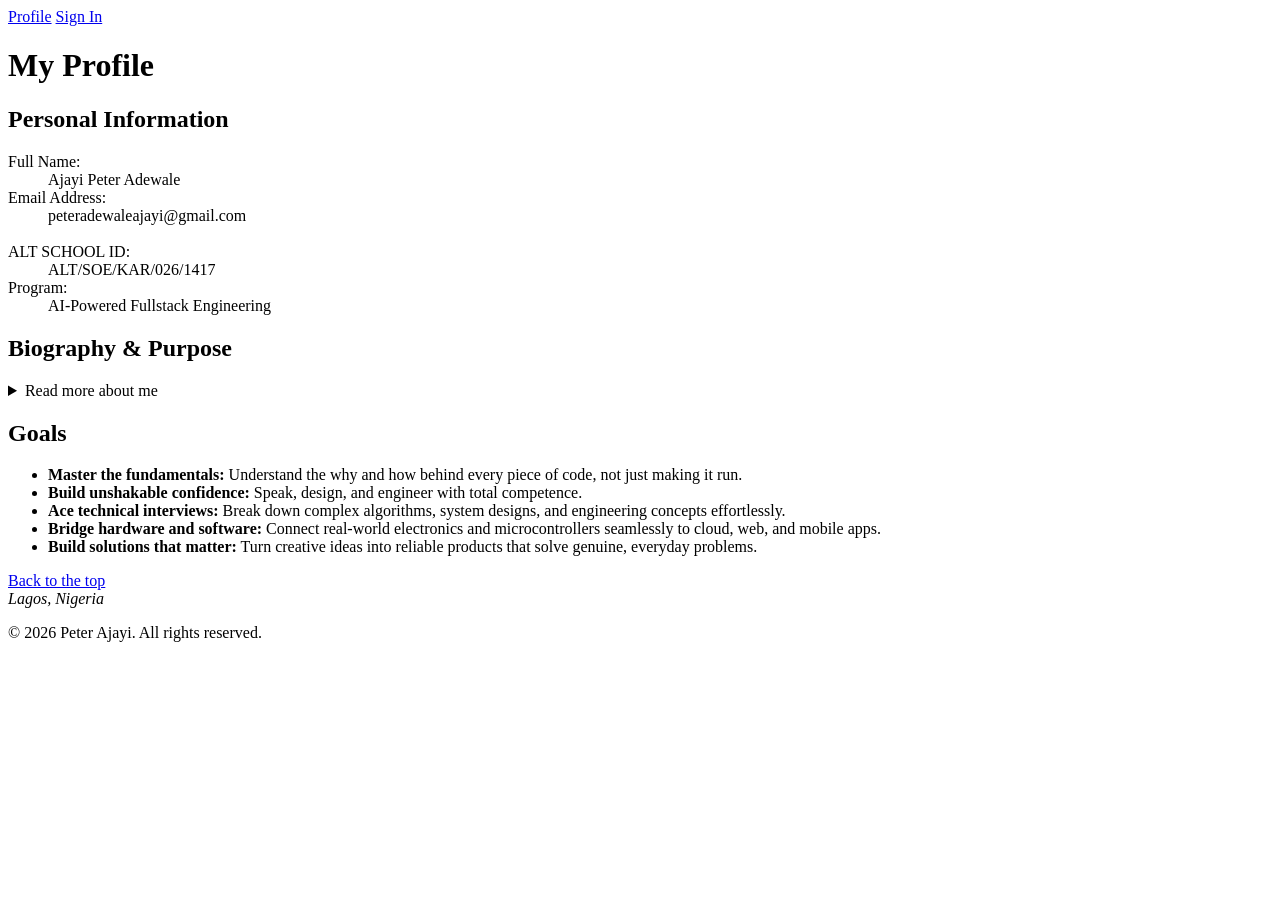
<file: school_of_engineering/fullstack_Ai/monthOne/assignmentOne/index.html>
<!DOCTYPE html>
<html lang="en">
    <head>
        <meta charset="UTF-8">
        <title>My AltSchool Profile</title>
    </head>
    <body>
        <nav>
            <a href="index.html">Profile</a>
            <a href="form.html">Sign In</a>
        </nav>
        <h1 id="top">My Profile</h1>
        <section>
            <h2>Personal Information</h2>
            <dl>
                <dt>Full Name:</dt>
                <dd>Ajayi Peter Adewale</dd>

                <dt>Email Address:</dt>
                <dd>peteradewaleajayi@gmail.com</dd>
                <br />
                
                <dt>ALT SCHOOL ID:</dt>
                <dd>ALT/SOE/KAR/026/1417</dd>
                
                <dt>Program:</dt>
                <dd>AI-Powered Fullstack Engineering</dd>
            
            </dl>
        </section>
        <section>
            <h2>Biography & Purpose</h2>
            <details>
                <summary>Read more about me</summary>
                <p>
                    A top-of-class Computer Engineering graduate and IT specialist, I’ve built interfaces, managed networks, and prototyped solutions but surface-level execution isn't enough. 
                    I’m in this program to trade guesswork for true engineering mastery. By learning from first principles across the full stack, 
                    I am building the technical depth to ace rigorous interviews and bridge the gap between physical hardware and scalable software.
                </p>
            </details>
        </section>
        <section>
            <h2>Goals</h2>
            <ul>
                <li>
                    <strong>Master the fundamentals:</strong> Understand the why and how behind every piece of code, not just making it run.
                </li>
                <li>
                    <strong>Build unshakable confidence:</strong> Speak, design, and engineer with total competence.
                </li>
                <li>
                    <strong>Ace technical interviews:</strong> Break down complex algorithms, system designs, and engineering concepts effortlessly.
                </li>
                <li>
                    <strong>Bridge hardware and software:</strong> Connect real-world electronics and microcontrollers seamlessly to cloud, web, and mobile apps.
                </li>
                <li>
                    <strong>Build solutions that matter:</strong> Turn creative ideas into reliable products that solve genuine, everyday problems. 
                </li>   
            </ul>
        </section>
        
        <a href="#top">Back to the top</a>
        
        <footer>
            <address>
                Lagos, Nigeria 
            </address>
            <p>&copy; 2026 Peter Ajayi. All rights reserved.</p>
        </footer>
    </body>
</html>
</file>
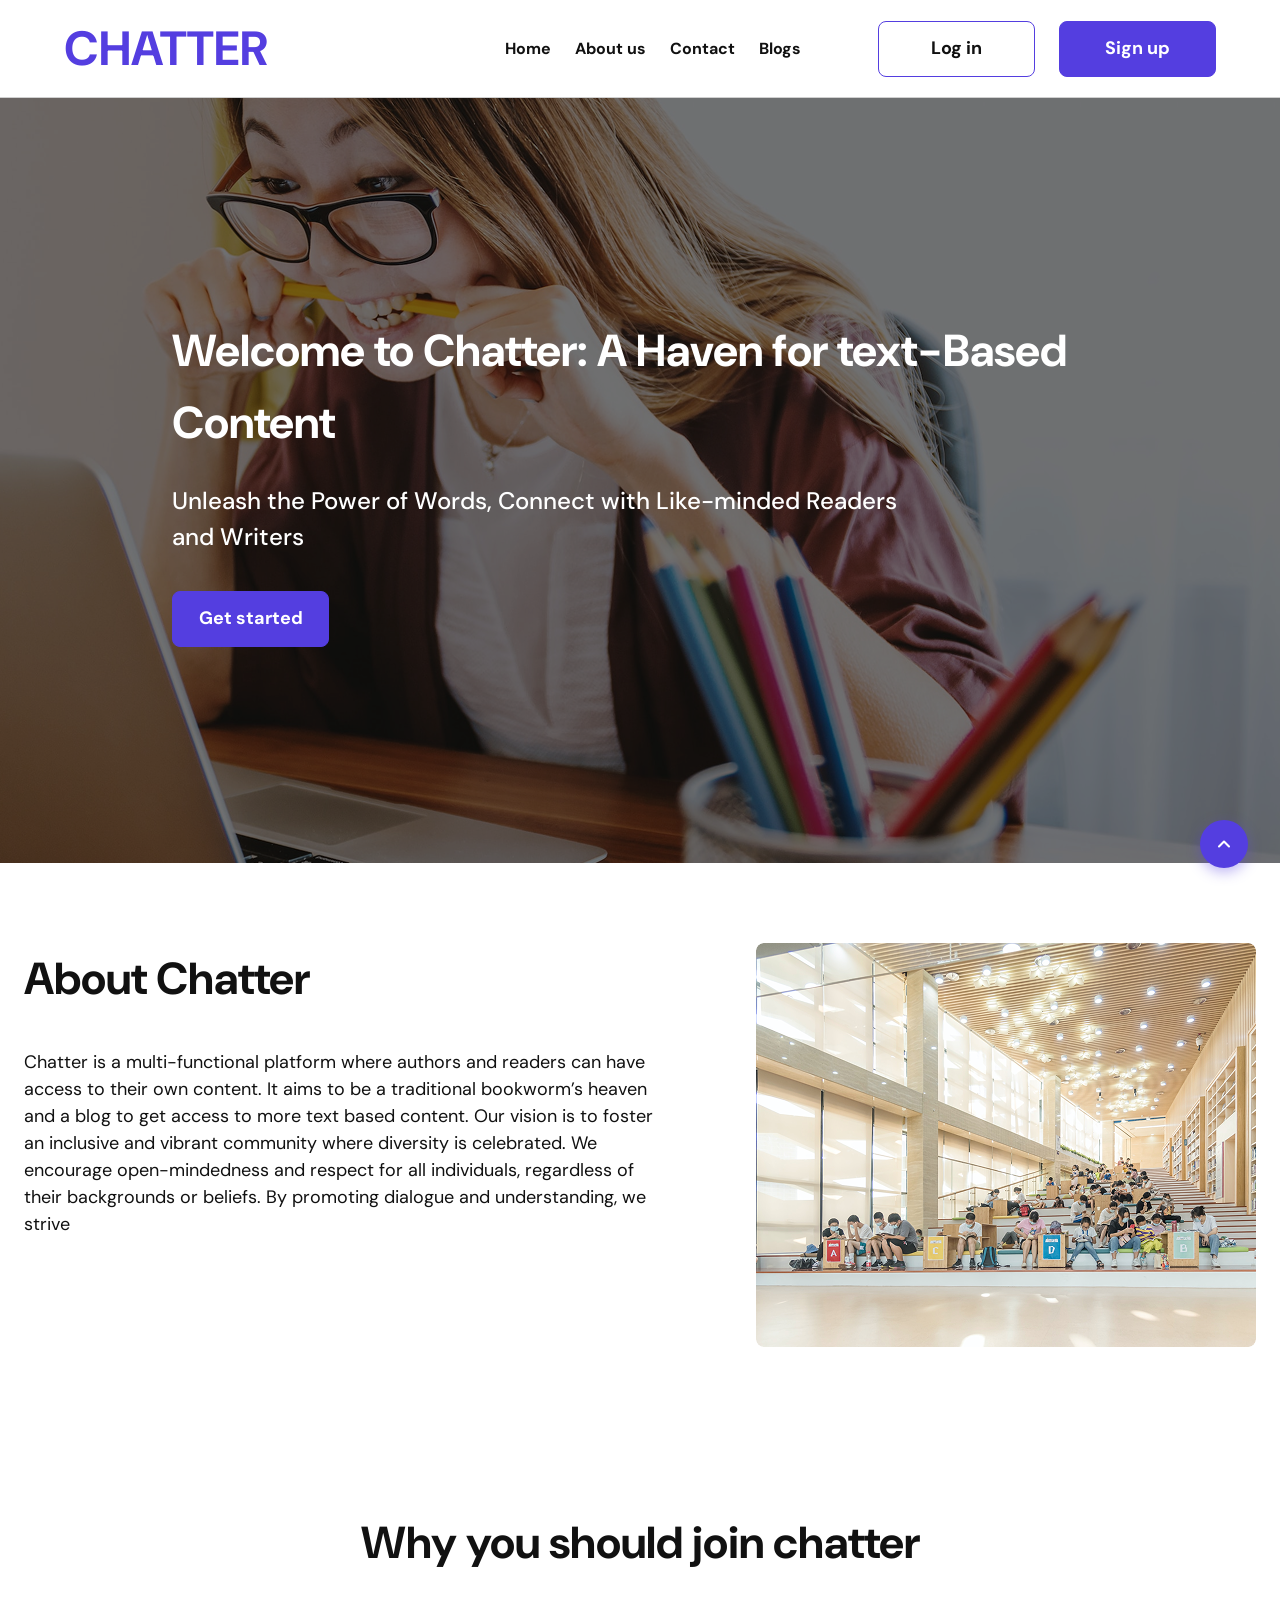
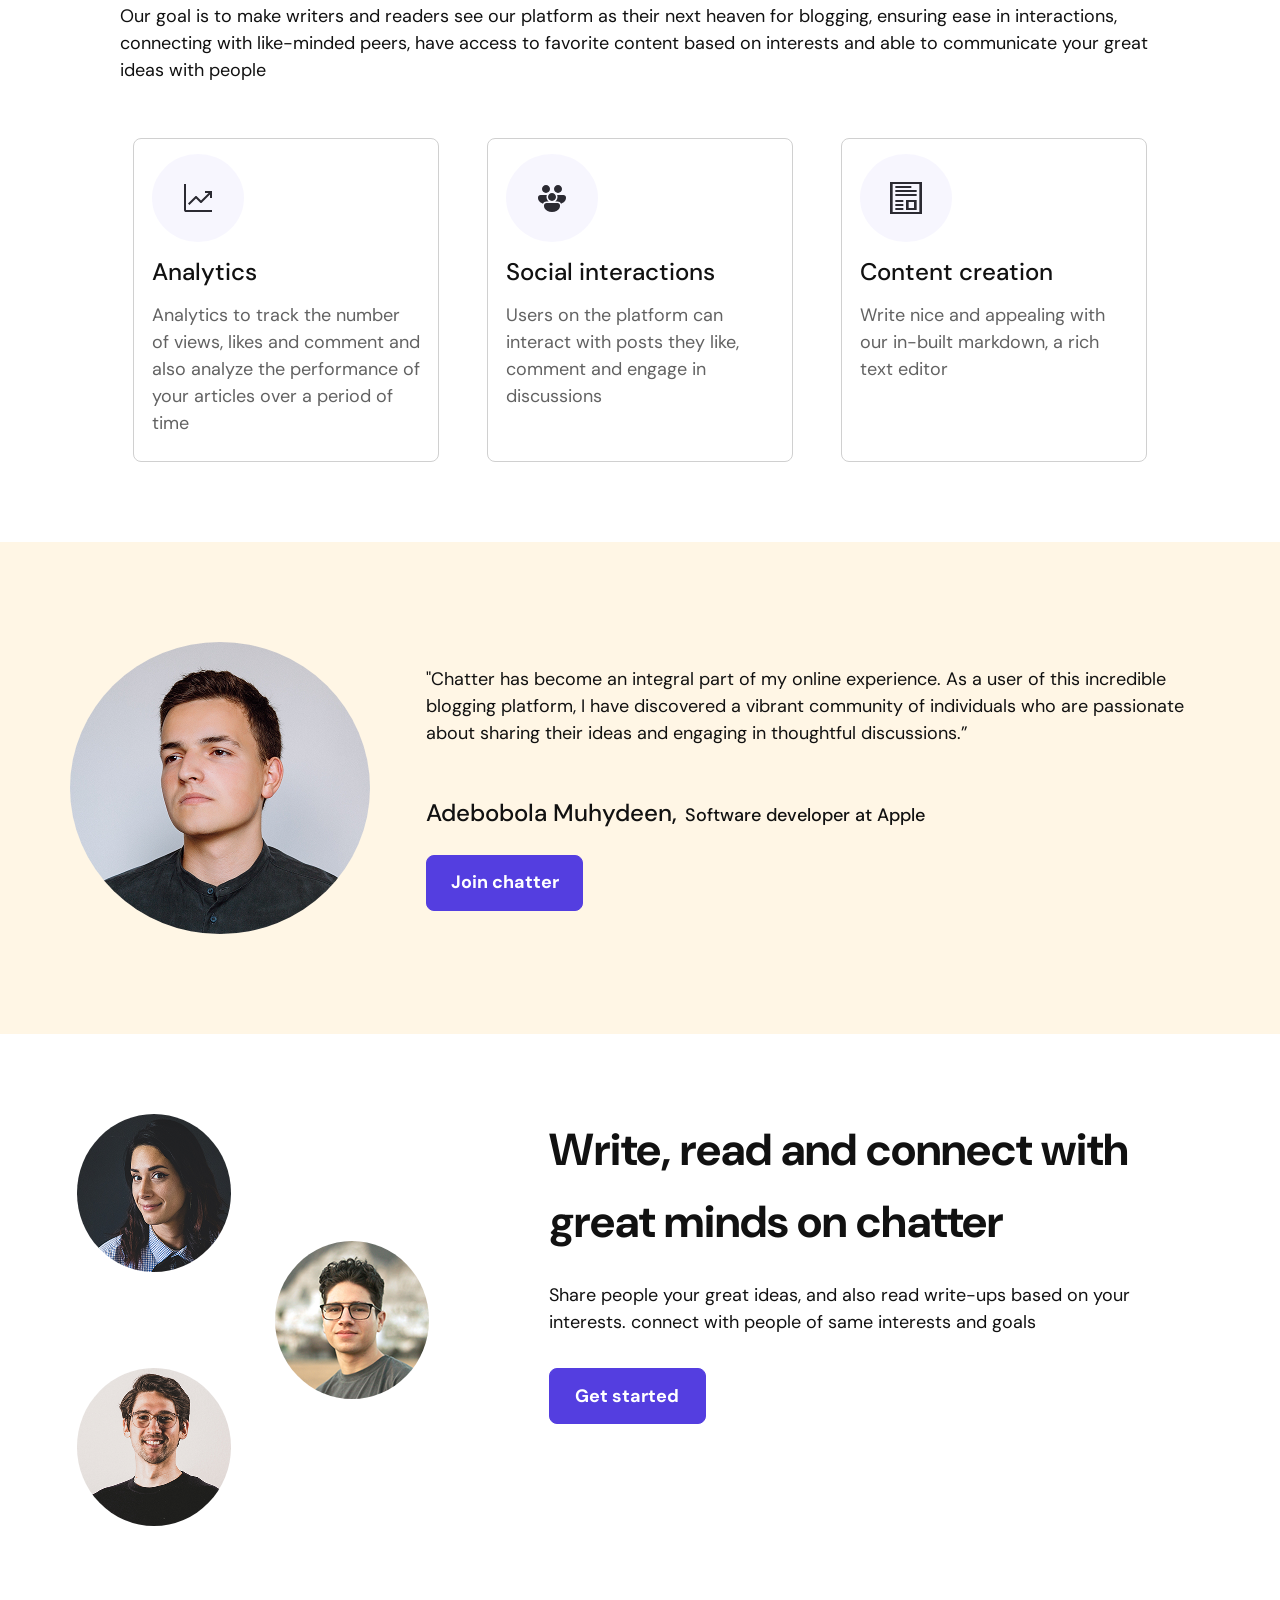
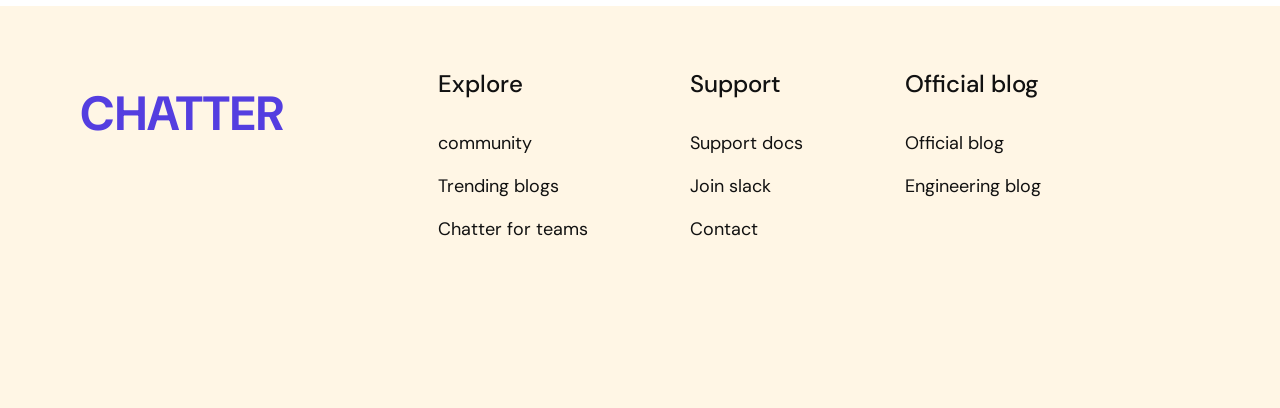
<file: school_of_engineering/fullstack_Ai/monthThree/firstSemsterProject/index.html>
<!DOCTYPE html>
<html lang="en">
<head>
    <meta charset="UTF-8">
    <meta name="viewport" content="width=device-width, initial-scale=1.0">
    <title>CHATTER</title>
    <link rel="stylesheet" href="styles.css">
    <link rel="preconnect" href="https://fonts.googleapis.com">
    <link rel="preconnect" href="https://fonts.gstatic.com" crossorigin>
    <link href="https://fonts.googleapis.com/css2?family=DM+Sans:ital,opsz,wght@0,9..40,100..1000;1,9..40,100..1000&family=Poppins:ital,wght@0,100;0,200;0,300;0,400;0,500;0,600;0,700;0,800;0,900;1,100;1,200;1,300;1,400;1,500;1,600;1,700;1,800;1,900&display=swap" rel="stylesheet">
</head>
<body>
    <!-- top navigation -->
    <header class="site-header" id="top">
        <div class="container header-inner">
            <a href="#top" class="brand-logo">
                CHATTER
            </a>

            <nav class="primary-nav" aria-label="primary-navigation">
                <ul class="nav-list">
                    <li><a href="#home">Home</a></li>
                    <li><a href="#about">About us</a></li>
                    <li><a href="#contact">Contact</a></li>
                    <li><a href="#blog">Blogs</a></li>
                </ul>
            </nav>

            <div class="header-actions">
                <a href="#signin" class="btn btn-secondary">Log in</a>
                <a href="#signup" class="btn btn-primary">Sign up</a>
            </div>
        </div>

    </header>

    <main>
        <!-- hero -->
        <section class="hero" aria-labelledby="hero-heading">
            <div class="hero-media" aria-hidden="true">
                <img src="assets/images/hero.png" alt="image" class="hero-bg-image">
            </div>
            <div class="container hero-content">
                <h1 id="hero-heading">Welcome to Chatter: A Haven for text-Based Content</h1>
                <p class="hero-subtitle">Unleash the Power of Words, Connect with Like-minded Readers and Writers</p>
                <a href="#signup" class="btn btn-primary">Get started</a>
            </div>
        </section>

        <!-- about -->
        <section id="about" class="about-section" aria-labelledby="about-heading">
            <div class="about-container about-row">
                <div class="about-text">
                    <h2 id="about-heading">About Chatter</h2>
                    <p>
                       Chatter is a multi-functional platform where authors and readers can have access to their own content. 
                       It aims to be a traditional bookworm’s heaven and a blog to get access to more text based content. 
                       Our vision is to foster an inclusive and vibrant community where diversity is celebrated. 
                       We encourage open-mindedness and respect for all individuals, regardless of their backgrounds or beliefs. 
                       By promoting dialogue and understanding, we strive  
                    </p>
                </div>
                <img 
                src="assets/images/about.png" 
                alt="Readers and community gathering on Chatter"
                class="about-img"
                >
            </div>
        </section> 

        <!-- features -->
        <section id="features" class="features-section" aria-labelledby="features-heading">
            <div class="container">
                <h2 id="features-heading">Why you should join chatter</h2>
                <p class="section-intro">
                    Our goal is to make writers and readers see our platform as their next heaven for blogging, ensuring ease in interactions, 
                    connecting with like-minded peers, have access to favorite content based on interests and able to communicate your great ideas with people
                </p>

                <div class="features-grid">
                    <article class="feature-card">
                        <div class="feature-icon" aria-hidden="true">
                            <img src="assets/logos/feature-analytics.svg" alt="">
                        </div>
                        <h3>Analytics</h3>
                        <p>
                            Analytics to track the number of views, likes and comment and also analyze the performance of your articles over a period of time
                        </p>
                    </article>

                    <article class="feature-card">
                        <div class="feature-icon" aria-hidden="true">
                            <img src="assets/logos/feature-social.svg" alt="">
                        </div>
                        <h3>Social interactions</h3>
                        <p>
                            Users on the platform can interact with posts they like, comment and engage in discussions
                        </p>
                    </article>

                    <article class="feature-card">
                        <div class="feature-icon" aria-hidden="true">
                            <img src="assets/logos/feature-content.svg" alt="">
                        </div>
                        <h3>Content creation</h3>
                        <p>
                            Write nice and appealing with our in-built markdown, a rich text editor
                        </p>
                    </article>
                </div>
            </div>
        </section> 

        <!-- testimonial -->
        <section class="testimonial-section" aria-label="User testimonial">
            <div class="container testimonial-card">
                <img src="assets/images/testimonal.png" alt="protrait of a person" class="testimonial-avatar">
                <div class="testimonial-body">
                    <blockquote>
                        <p>
                            "Chatter has become an integral part of my online experience. As a user of this incredible blogging platform, I have discovered a vibrant community of individuals who are passionate about sharing their ideas and engaging in thoughtful discussions.”
                        </p>
                    </blockquote>
                    <cite class="testimonial-author">
                        <strong>Adebobola Muhydeen,</strong>
                        <span>Software developer at Apple</span>
                    </cite>
                    <a href="#signup" class="btn btn-primary">Join chatter</a>
                </div>
            </div>
        </section> 

        <!-- call to action -->
        <section class="closing-cta" aria-labelledby="closing-heading">
            <div class="container closing-grid">
                <div class="community-avatars" aria-label="Community members">
                    <img 
                    src="assets/images/member-1.png" 
                    alt="community member-1 portrait"
                    class="avatar-circle avatar-1"
                    >
                    <img
                    src="assets/images/member-3.png"
                    alt="community member-2 portrait"
                    class="avatar-circle avatar-2"
                    >
                    <img
                    src="assets/images/member-2.png"
                    alt="community member-3 portrait"
                    class="avatar-circle avatar-3"
                    >
                </div>

                <div class="closing-content">
                    <h2 id="closing-heading">Write, read and connect with great minds on chatter</h2>
                    <p>
                        Share people your great ideas, and also read write-ups based on your interests. 
                        connect with people of same interests and goals  
                    </p>
                    <a href="#signup" class="btn btn-primary">Get started</a>
                </div>
            </div>
        </section> 
    </main>

    <!-- footer -->
    <footer id="contact" class="site-footer">
        <div class="container footer-grid">
            <div class="footer-brand">
                <a href="#top" class="brand-logo">CHATTER</a>
            </div>
            <div class="footer-columns">
                <div>
                    <h3>Explore</h3>
                    <ul>
                        <li><a href="#community">community</a></li>
                        <li><a href="#trending">Trending blogs</a></li>
                        <li><a href="#teams">Chatter for teams</a></li>
                    </ul>
                </div>
                <div>
                    <h3>Support</h3>
                    <ul>
                        <li><a href="#docs">Support docs</a></li>
                        <li><a href="#slack">Join slack</a></li>
                        <li><a href="#contact">Contact</a></li>
                    </ul>
                </div>
                <div id="blog">
                    <h3>Official blog</h3>
                    <ul>
                        <li><a href="#officialBlog">Official blog</a></li>
                        <li><a href="#engineeringBlog">Engineering blog</a></li>
                    </ul>
                </div>
            </div>
        </div>
    </footer> 
    
    <!-- return to top button -->
    <a href="#top" class="back-to-top" aria-label="Return to top of page" title="Return to top">
        <svg width="20" height="20" viewBox="0 0 24 24" fill="none" stroke="currentColor" stroke-width="2.5" stroke-linecap="round" stroke-linejoin="round" aria-hidden="true">
            <polyline points="18 15 12 9 6 15"></polyline>
        </svg>
    </a>
</body>
</html>
</file>
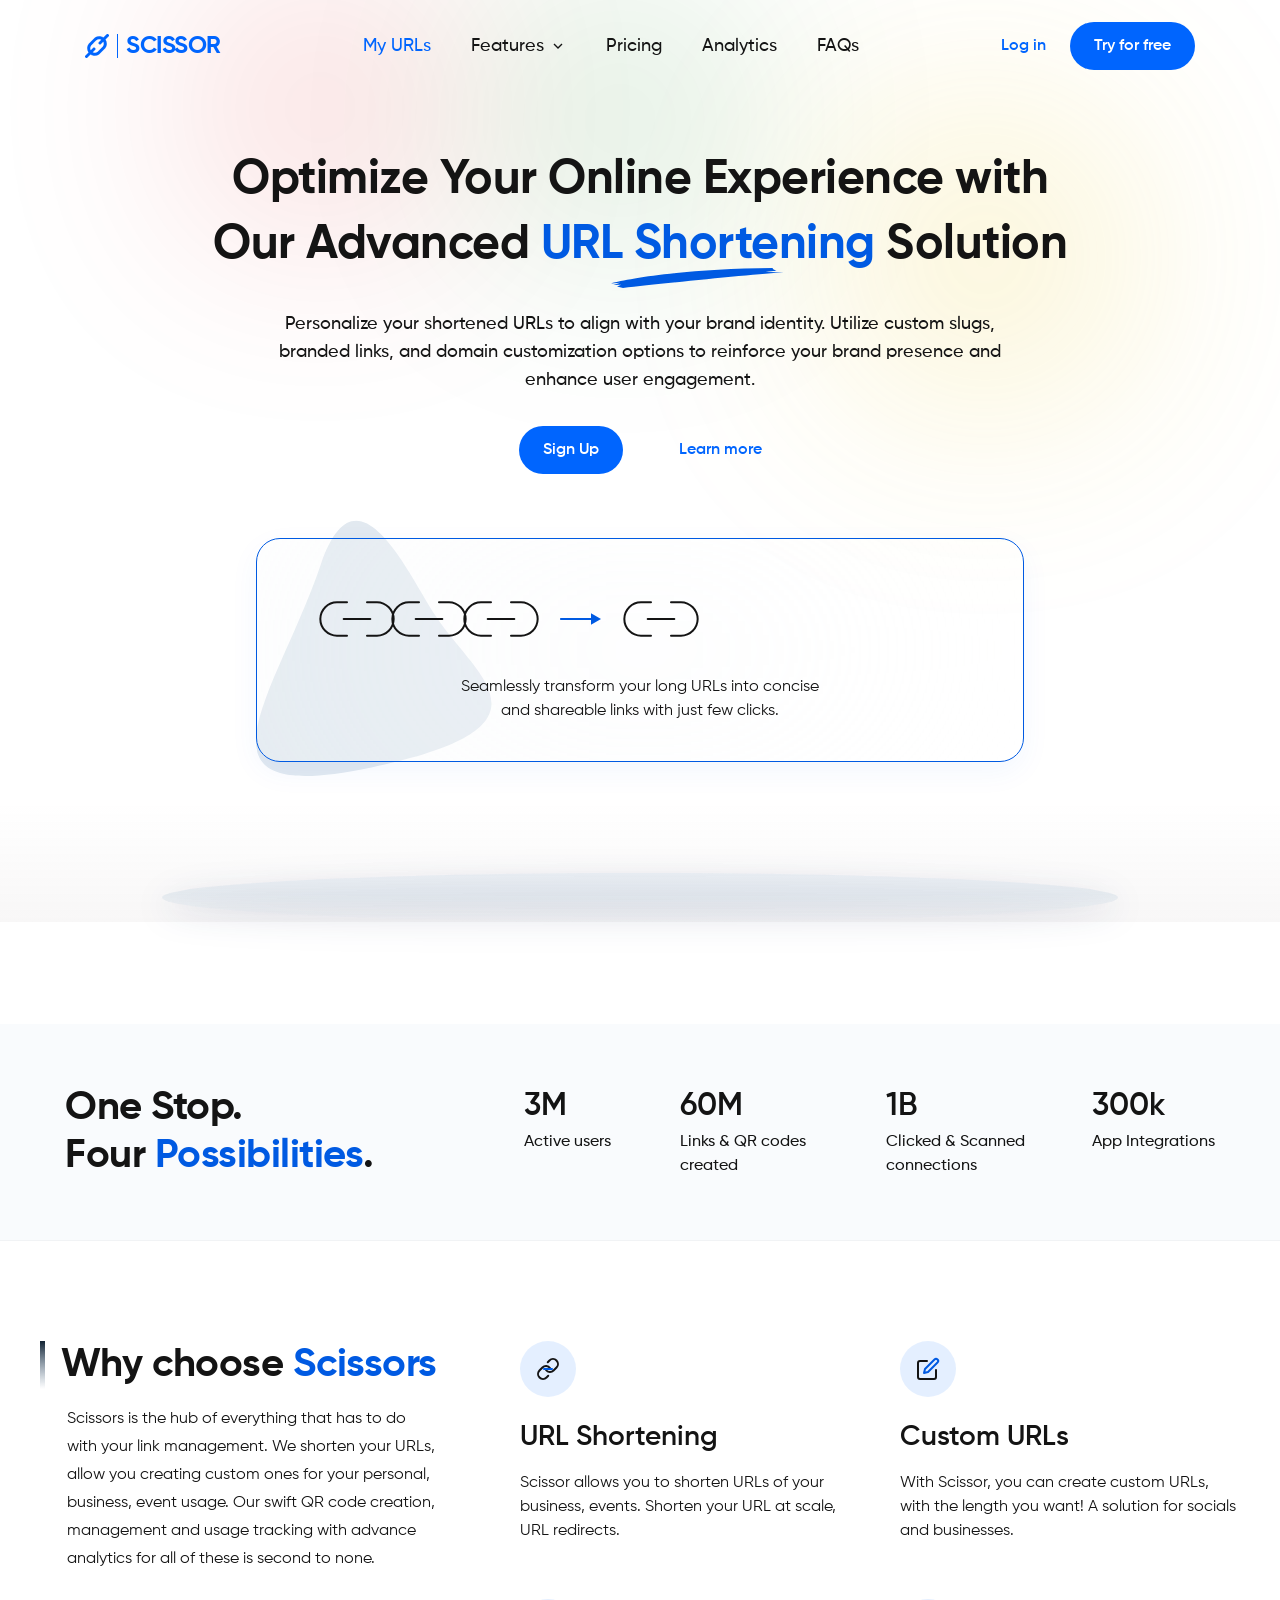
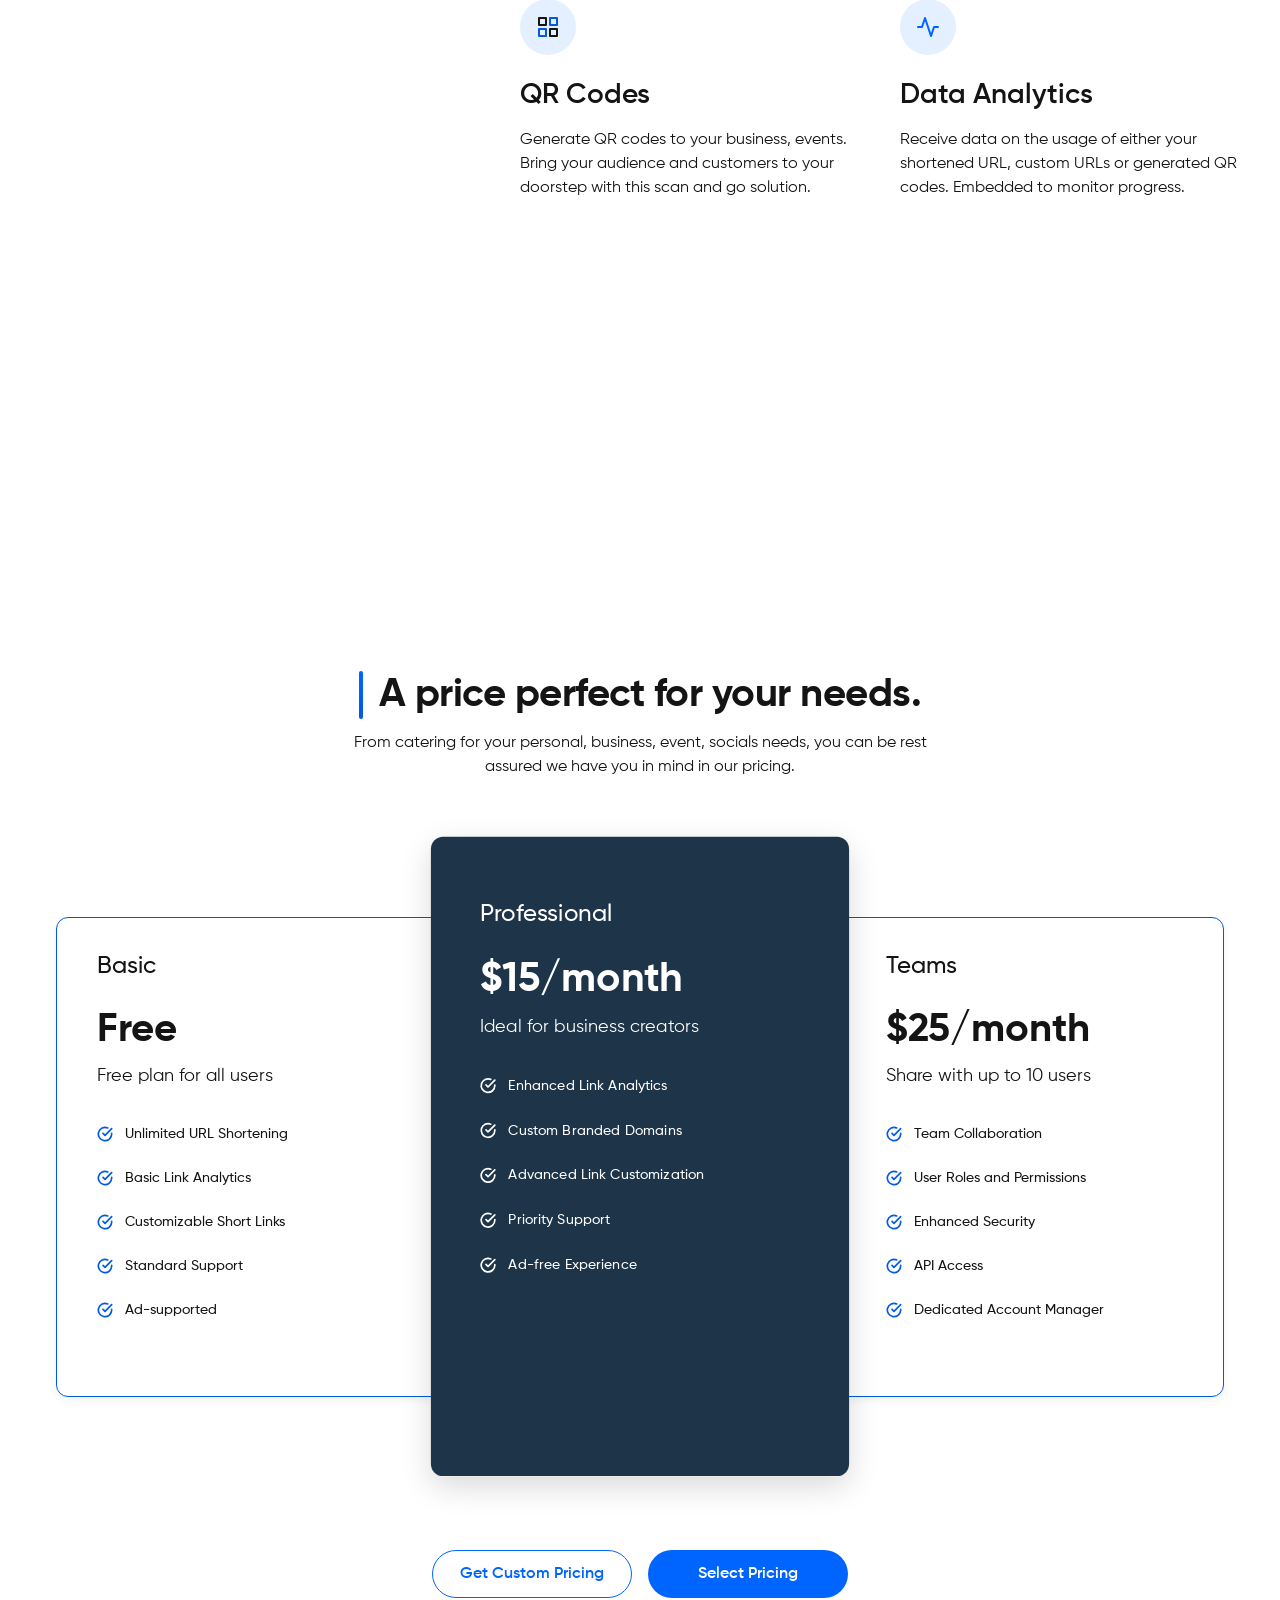
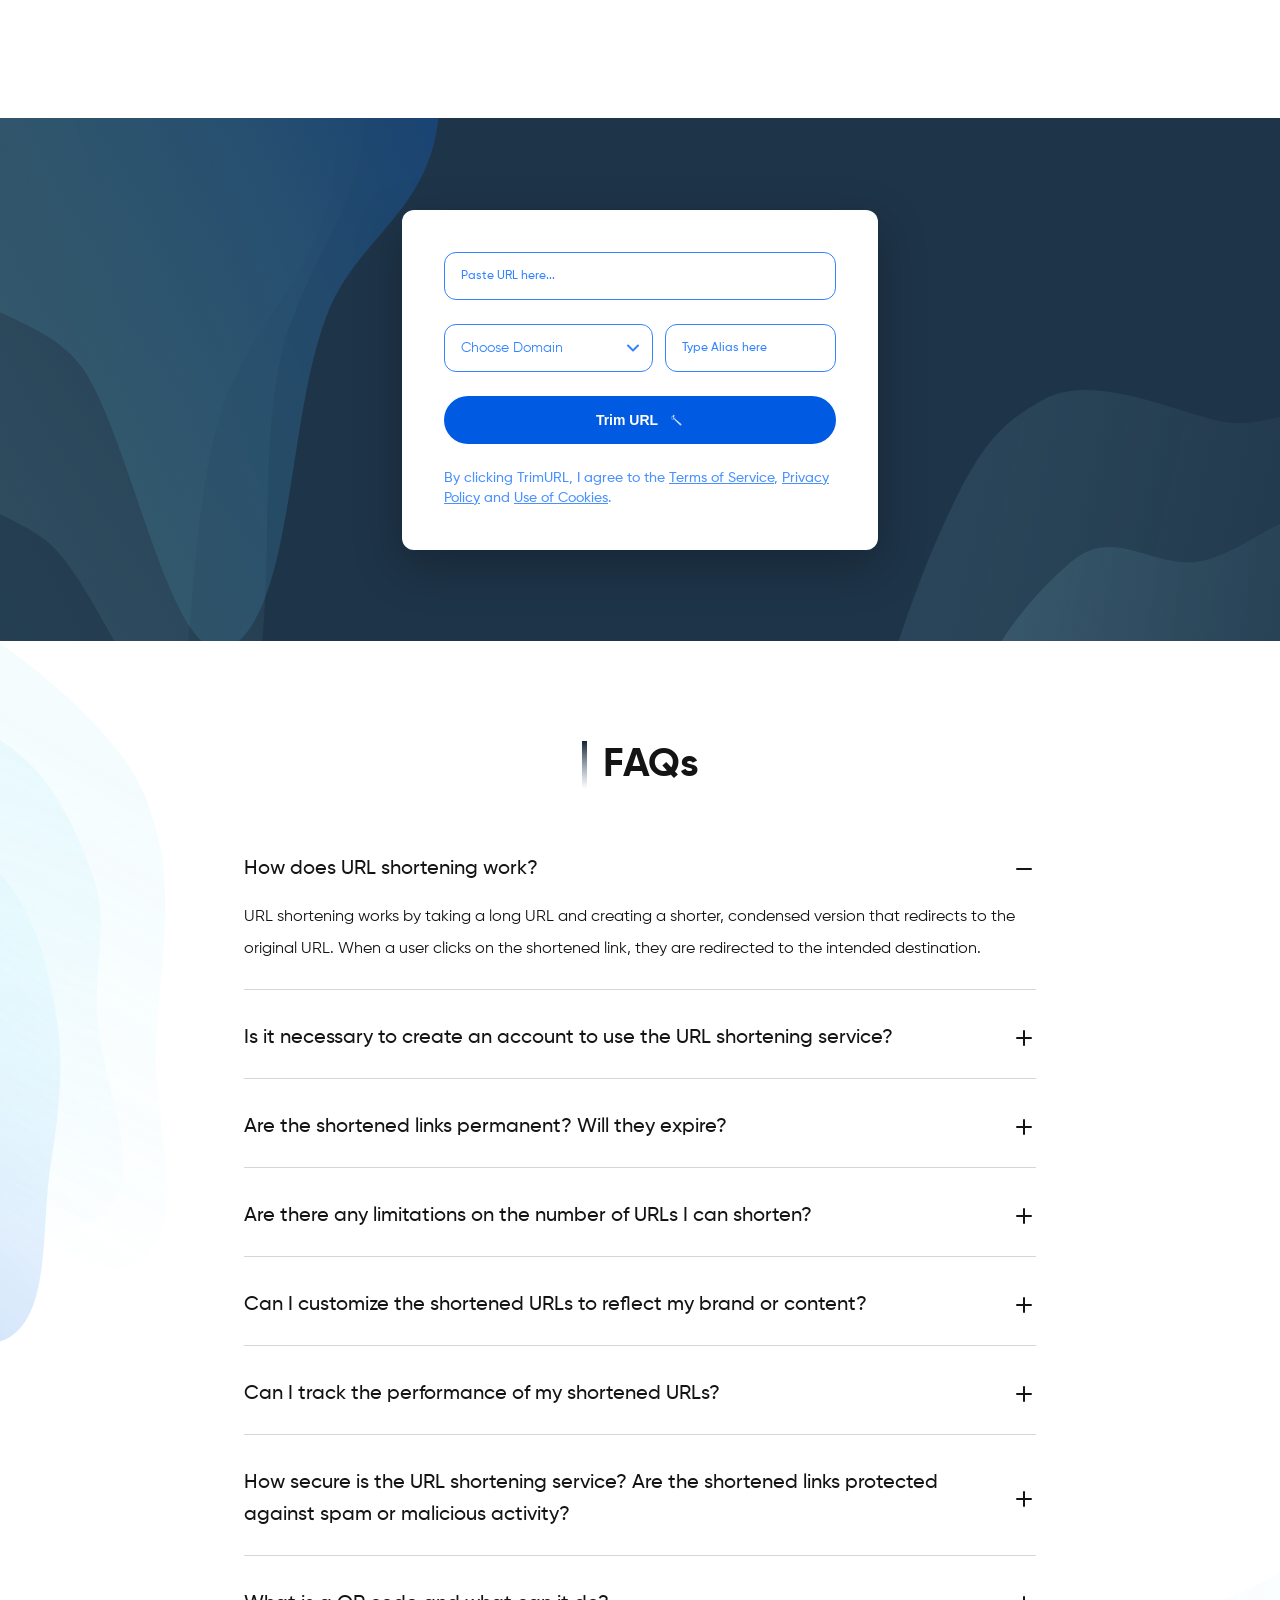
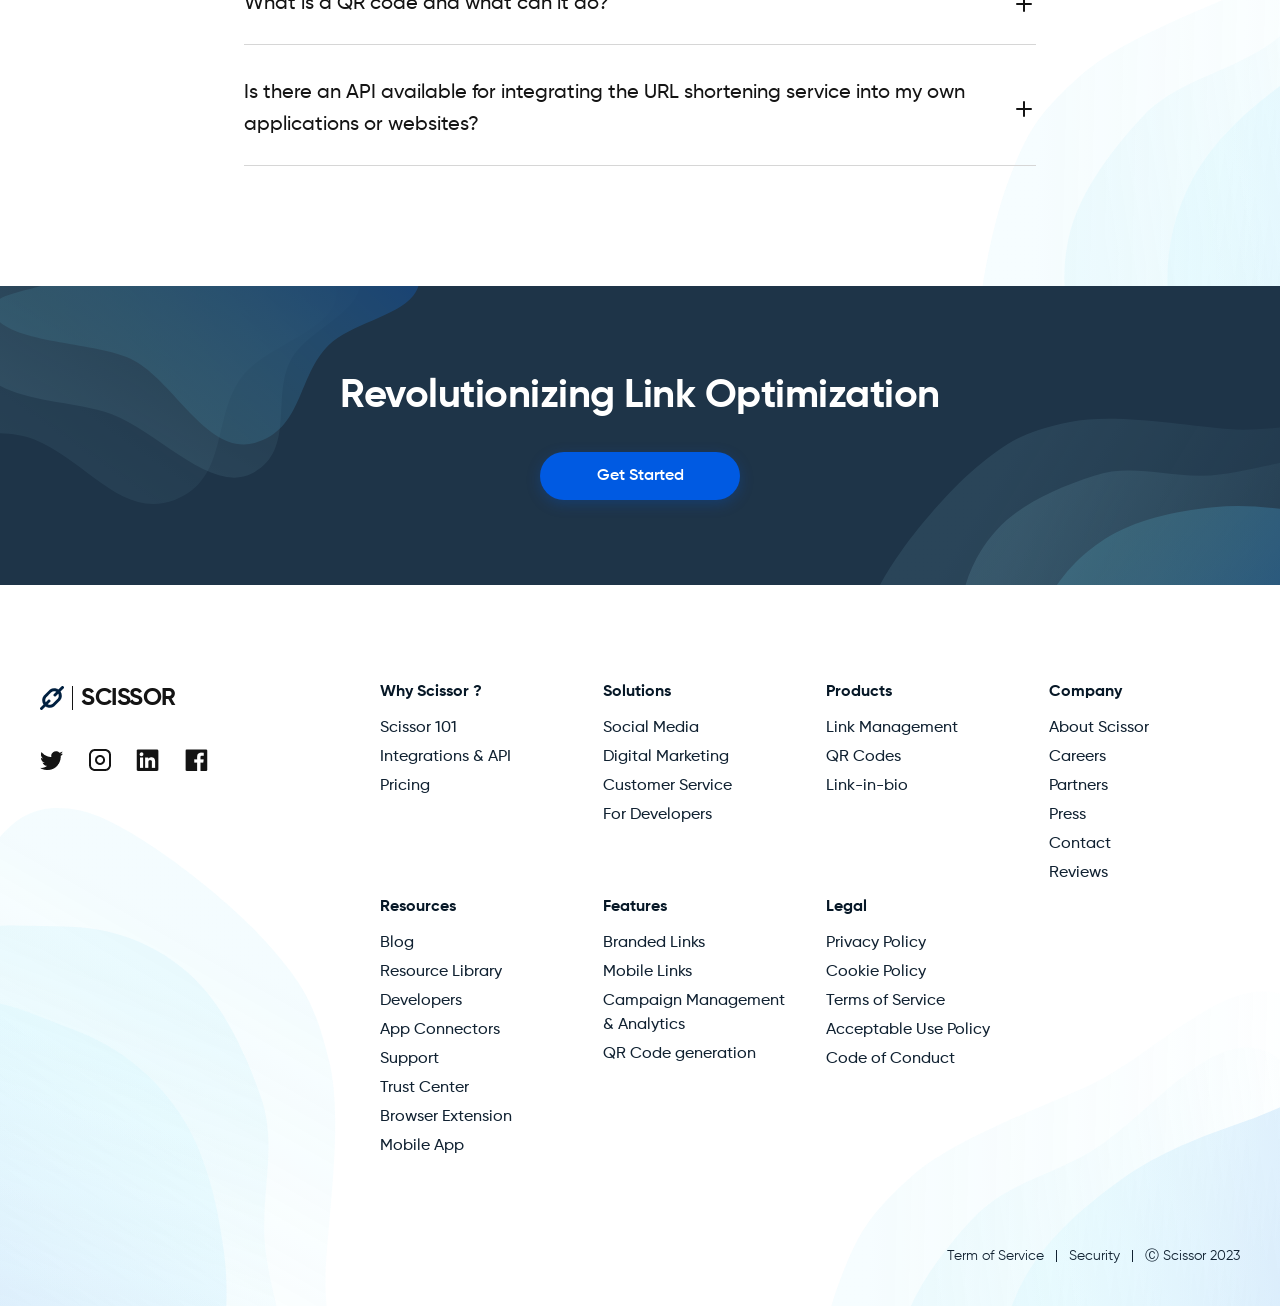
<file: school_of_engineering/fullstack_Ai/monthTwo/Assessment/scissors-landing-page/index.html>
<!DOCTYPE html>
<html lang="en">
<head>
    <meta charset="UTF-8">
    <meta name="viewport" content="width=device-width, initial-scale=1.0">
    <title>Scissor - URL Shortening Solution</title>
    <link rel="stylesheet" href="style.css">
</head>
<body id="top">

    <!-- Hero Section -->
    <section class="hero-section">
        <!-- Aurora Background Glows -->
        <div class="aurora-container" aria-hidden="true">
            <div class="aurora-glow aurora-red"></div>
            <div class="aurora-glow aurora-green"></div>
            <div class="aurora-glow aurora-yellow"></div>
        </div>

        <!-- Header / Navigation -->
        <header class="navbar">
            <a href="#" class="logo">
                <img src="assets/image/hero/header-logo.png" alt="Scissor logo" class="header-logo-img" width="24" height="24">
                <span class="logo-divider"></span>
                <span class="logo-text">SCISSOR</span>
            </a>

            <nav class="nav-links">
                <ul>
                    <li><a href="#urls" class="active">My URLs</a></li>
                    <li>
                        <a href="#features" class="has-dropdown">
                            Features
                            <svg class="chevron-icon" width="16" height="16" viewBox="0 0 24 24" fill="none" stroke="currentColor" stroke-width="2">
                                <polyline points="6 9 12 15 18 9"></polyline>
                            </svg>
                        </a>
                    </li>
                    <li><a href="#pricing">Pricing</a></li>
                    <li><a href="#analytics">Analytics</a></li>
                    <li><a href="#faqs">FAQs</a></li>
                </ul>
            </nav>

            <div class="auth-buttons">
                <a href="#" class="login-btn">Log in</a>
                <a href="#" class="btn primary-btn">Try for free</a>
            </div>
        </header>

        <!-- Main Hero Intro -->
        <div class="hero-content">
            <h1 class="hero-title">
                Optimize Your Online Experience with Our Advanced <span class="highlight-text">URL Shortening<img src="assets/image/hero/url-line.svg" alt="" class="underline-vector" aria-hidden="true"></span> Solution
            </h1>
            
            <p class="hero-description">
                Personalize your shortened URLs to align with your brand identity. Utilize custom slugs, branded links, and domain customization options to reinforce your brand presence and enhance user engagement.
            </p>

            <div class="hero-actions">
                <a href="#" class="btn primary-btn">Sign Up</a>
                <a href="#" class="link-btn">Learn more</a>
            </div>
        </div>

        <!--Glass Card Container -->
        <div class="hero-visual-wrapper">
            <!-- Decorative Back Vector Spectrum -->
            <img src="assets/image/hero/spectrum.svg" alt="" class="hero-spectrum-bg" aria-hidden="true">

            <!-- Glassmorphism Card (Frame 29546) -->
            <div class="glass-card">
                <img src="assets/image/hero/links.svg" alt="Links transformation" class="card-links-img" width="384" height="80">

                <p class="glass-card-caption">
                    Seamlessly transform your long URLs into concise 
                    <br />
                    and shareable links with just few clicks.
                </p>
            </div>

            <!-- Pedestal / Shadow Base (Group 3 / Rectangle 9 & Ellipse 1) -->
            <div class="hero-pedestal">
                <div class="pedestal-ellipse"></div>
            </div>
        </div>
    </section>

    <!-- Stats / Possibilities Section -->
    <section class="stats-section">
        <div class="stats-container">
            <div class="stats-heading">
                <h2>One Stop.<br>Four <span class="highlight-possibilities">Possibilities</span>.</h2>
            </div>

            <div class="stats-grid">
                <div class="stat-item">
                    <span class="stat-number">3M</span>
                    <span class="stat-label">Active users</span>
                </div>
                <div class="stat-item">
                    <span class="stat-number">60M</span>
                    <span class="stat-label">Links & QR codes created</span>
                </div>
                <div class="stat-item">
                    <span class="stat-number">1B</span>
                    <span class="stat-label">Clicked & Scanned connections</span>
                </div>
                <div class="stat-item">
                    <span class="stat-number">300k</span>
                    <span class="stat-label">App Integrations</span>
                </div>
            </div>
        </div>
    </section>

    <!-- Why Choose Scissors Section -->
    <section class="why-section" id="features">
        <div class="why-container">
            <!-- Left Info Column -->
            <div class="why-intro">
                <div class="why-title-wrapper">
                    <img src="assets/image/faq/line.svg" alt="" class="faq-accent-line" width="5" height="48" aria-hidden="true">
                    <h2>Why choose <span class="highlight-possibilities">Scissors</span></h2>
                </div>
                <p class="why-description">
                    Scissors is the hub of everything that has to do with your link management. We shorten your URLs, allow you creating custom ones for your personal, business, event usage. Our swift QR code creation, management and usage tracking with advance analytics for all of these is second to none.
                </p>
            </div>

            <!-- Right Features Grid (2x2) -->
            <div class="features-grid">
                <!-- Feature 1: URL Shortening -->
                <div class="feature-card">
                    <div class="feature-icon-bubble">
                        <svg width="24" height="24" viewBox="0 0 24 24" fill="none" stroke="currentColor" stroke-width="2" stroke-linecap="round" stroke-linejoin="round">
                            <path d="M10 13a5 5 0 0 0 7.54.54l3-3a5 5 0 0 0-7.07-7.07l-1.72 1.71" stroke="#141414"></path>
                            <path d="M14 11a5 5 0 0 0-7.54-.54l-3 3a5 5 0 0 0 7.07 7.07l1.71-1.71" stroke="#141414"></path>
                            <line x1="8" y1="12" x2="16" y2="12" stroke="#005AE2"></line>
                        </svg>
                    </div>
                    <h3>URL Shortening</h3>
                    <p>Scissor allows you to shorten URLs of your business, events. Shorten your URL at scale, URL redirects.</p>
                </div>

                <!-- Feature 2: Custom URLs -->
                <div class="feature-card">
                    <div class="feature-icon-bubble">
                        <svg width="24" height="24" viewBox="0 0 24 24" fill="none" stroke="currentColor" stroke-width="2" stroke-linecap="round" stroke-linejoin="round">
                            <path d="M11 4H4a2 2 0 0 0-2 2v14a2 2 0 0 0 2 2h14a2 2 0 0 0 2-2v-7" stroke="#141414"></path>
                            <path d="M18.5 2.5a2.121 2.121 0 0 1 3 3L12 15l-4 1 1-4 9.5-9.5z" stroke="#005AE2"></path>
                        </svg>
                    </div>
                    <h3>Custom URLs</h3>
                    <p>With Scissor, you can create custom URLs, with the length you want! A solution for socials and businesses.</p>
                </div>

                <!-- Feature 3: QR Codes -->
                <div class="feature-card">
                    <div class="feature-icon-bubble">
                        <svg width="24" height="24" viewBox="0 0 24 24" fill="none" stroke-width="2" stroke-linecap="round" stroke-linejoin="round">
                            <rect x="3" y="3" width="7" height="7" stroke="#141414"></rect>
                            <rect x="14" y="3" width="7" height="7" stroke="#005AE2"></rect>
                            <rect x="14" y="14" width="7" height="7" stroke="#141414"></rect>
                            <rect x="3" y="14" width="7" height="7" stroke="#005AE2"></rect>
                        </svg>
                    </div>
                    <h3>QR Codes</h3>
                    <p>Generate QR codes to your business, events. Bring your audience and customers to your doorstep with this scan and go solution.</p>
                </div>

                <!-- Feature 4: Data Analytics -->
                <div class="feature-card">
                    <div class="feature-icon-bubble">
                        <svg width="24" height="24" viewBox="0 0 24 24" fill="none" stroke="#0065FE" stroke-width="2" stroke-linecap="round" stroke-linejoin="round">
                            <polyline points="22 12 18 12 15 21 9 3 6 12 2 12"></polyline>
                        </svg>
                    </div>
                    <h3>Data Analytics</h3>
                    <p>Receive data on the usage of either your shortened URL, custom URLs or generated QR codes. Embedded to monitor progress.</p>
                </div>
            </div>
        </div>
    </section>

    <!-- Pricing Section -->
    <section class="pricing-section" id="pricing">
        <div class="pricing-header">
            <div class="pricing-title-wrapper">
                <div class="accent-line" aria-hidden="true"></div>
                <h2>A price perfect for your needs.</h2>
            </div>
            <p class="pricing-subtitle">
                From catering for your personal, business, event, socials needs, you can be rest assured we have you in mind in our pricing.
            </p>
        </div>

        <div class="pricing-cards-container">
            <!-- Card 1: Basic -->
            <div class="pricing-card card-basic">
                <h3 class="plan-name">Basic</h3>
                <div class="plan-pricing">
                    <span class="plan-price">Free</span>
                    <span class="plan-target">Free plan for all users</span>
                </div>
                <ul class="plan-features">
                    <li>
                        <svg class="check-icon" width="16" height="16" viewBox="0 0 24 24" fill="none" stroke="#005AE2" stroke-width="2.5" stroke-linecap="round" stroke-linejoin="round"><path d="M22 11.08V12a10 10 0 1 1-5.93-9.14"></path><polyline points="22 4 12 14.01 9 11.01"></polyline></svg>
                        <span>Unlimited URL Shortening</span>
                    </li>
                    <li>
                        <svg class="check-icon" width="16" height="16" viewBox="0 0 24 24" fill="none" stroke="#005AE2" stroke-width="2.5" stroke-linecap="round" stroke-linejoin="round"><path d="M22 11.08V12a10 10 0 1 1-5.93-9.14"></path><polyline points="22 4 12 14.01 9 11.01"></polyline></svg>
                        <span>Basic Link Analytics</span>
                    </li>
                    <li>
                        <svg class="check-icon" width="16" height="16" viewBox="0 0 24 24" fill="none" stroke="#005AE2" stroke-width="2.5" stroke-linecap="round" stroke-linejoin="round"><path d="M22 11.08V12a10 10 0 1 1-5.93-9.14"></path><polyline points="22 4 12 14.01 9 11.01"></polyline></svg>
                        <span>Customizable Short Links</span>
                    </li>
                    <li>
                        <svg class="check-icon" width="16" height="16" viewBox="0 0 24 24" fill="none" stroke="#005AE2" stroke-width="2.5" stroke-linecap="round" stroke-linejoin="round"><path d="M22 11.08V12a10 10 0 1 1-5.93-9.14"></path><polyline points="22 4 12 14.01 9 11.01"></polyline></svg>
                        <span>Standard Support</span>
                    </li>
                    <li>
                        <svg class="check-icon" width="16" height="16" viewBox="0 0 24 24" fill="none" stroke="#005AE2" stroke-width="2.5" stroke-linecap="round" stroke-linejoin="round"><path d="M22 11.08V12a10 10 0 1 1-5.93-9.14"></path><polyline points="22 4 12 14.01 9 11.01"></polyline></svg>
                        <span>Ad-supported</span>
                    </li>
                </ul>
            </div>

            <!-- Card 2: Professional (Featured / Elevated) -->
            <div class="pricing-card card-pro featured">
                <h3 class="plan-name">Professional</h3>
                <div class="plan-pricing">
                    <span class="plan-price">$15/month</span>
                    <span class="plan-target">Ideal for business creators</span>
                </div>
                <ul class="plan-features">
                    <li>
                        <svg class="check-icon" width="16" height="16" viewBox="0 0 24 24" fill="none" stroke="#FFFFFF" stroke-width="2.5" stroke-linecap="round" stroke-linejoin="round"><path d="M22 11.08V12a10 10 0 1 1-5.93-9.14"></path><polyline points="22 4 12 14.01 9 11.01"></polyline></svg>
                        <span>Enhanced Link Analytics</span>
                    </li>
                    <li>
                        <svg class="check-icon" width="16" height="16" viewBox="0 0 24 24" fill="none" stroke="#FFFFFF" stroke-width="2.5" stroke-linecap="round" stroke-linejoin="round"><path d="M22 11.08V12a10 10 0 1 1-5.93-9.14"></path><polyline points="22 4 12 14.01 9 11.01"></polyline></svg>
                        <span>Custom Branded Domains</span>
                    </li>
                    <li>
                        <svg class="check-icon" width="16" height="16" viewBox="0 0 24 24" fill="none" stroke="#FFFFFF" stroke-width="2.5" stroke-linecap="round" stroke-linejoin="round"><path d="M22 11.08V12a10 10 0 1 1-5.93-9.14"></path><polyline points="22 4 12 14.01 9 11.01"></polyline></svg>
                        <span>Advanced Link Customization</span>
                    </li>
                    <li>
                        <svg class="check-icon" width="16" height="16" viewBox="0 0 24 24" fill="none" stroke="#FFFFFF" stroke-width="2.5" stroke-linecap="round" stroke-linejoin="round"><path d="M22 11.08V12a10 10 0 1 1-5.93-9.14"></path><polyline points="22 4 12 14.01 9 11.01"></polyline></svg>
                        <span>Priority Support</span>
                    </li>
                    <li>
                        <svg class="check-icon" width="16" height="16" viewBox="0 0 24 24" fill="none" stroke="#FFFFFF" stroke-width="2.5" stroke-linecap="round" stroke-linejoin="round"><path d="M22 11.08V12a10 10 0 1 1-5.93-9.14"></path><polyline points="22 4 12 14.01 9 11.01"></polyline></svg>
                        <span>Ad-free Experience</span>
                    </li>
                </ul>
            </div>

            <!-- Card 3: Teams -->
            <div class="pricing-card card-teams">
                <h3 class="plan-name">Teams</h3>
                <div class="plan-pricing">
                    <span class="plan-price">$25/month</span>
                    <span class="plan-target">Share with up to 10 users</span>
                </div>
                <ul class="plan-features">
                    <li>
                        <svg class="check-icon" width="16" height="16" viewBox="0 0 24 24" fill="none" stroke="#005AE2" stroke-width="2.5" stroke-linecap="round" stroke-linejoin="round"><path d="M22 11.08V12a10 10 0 1 1-5.93-9.14"></path><polyline points="22 4 12 14.01 9 11.01"></polyline></svg>
                        <span>Team Collaboration</span>
                    </li>
                    <li>
                        <svg class="check-icon" width="16" height="16" viewBox="0 0 24 24" fill="none" stroke="#005AE2" stroke-width="2.5" stroke-linecap="round" stroke-linejoin="round"><path d="M22 11.08V12a10 10 0 1 1-5.93-9.14"></path><polyline points="22 4 12 14.01 9 11.01"></polyline></svg>
                        <span>User Roles and Permissions</span>
                    </li>
                    <li>
                        <svg class="check-icon" width="16" height="16" viewBox="0 0 24 24" fill="none" stroke="#005AE2" stroke-width="2.5" stroke-linecap="round" stroke-linejoin="round"><path d="M22 11.08V12a10 10 0 1 1-5.93-9.14"></path><polyline points="22 4 12 14.01 9 11.01"></polyline></svg>
                        <span>Enhanced Security</span>
                    </li>
                    <li>
                        <svg class="check-icon" width="16" height="16" viewBox="0 0 24 24" fill="none" stroke="#005AE2" stroke-width="2.5" stroke-linecap="round" stroke-linejoin="round"><path d="M22 11.08V12a10 10 0 1 1-5.93-9.14"></path><polyline points="22 4 12 14.01 9 11.01"></polyline></svg>
                        <span>API Access</span>
                    </li>
                    <li>
                        <svg class="check-icon" width="16" height="16" viewBox="0 0 24 24" fill="none" stroke="#005AE2" stroke-width="2.5" stroke-linecap="round" stroke-linejoin="round"><path d="M22 11.08V12a10 10 0 1 1-5.93-9.14"></path><polyline points="22 4 12 14.01 9 11.01"></polyline></svg>
                        <span>Dedicated Account Manager</span>
                    </li>
                </ul>
            </div>
        </div>

        <!-- Bottom Actions -->
        <div class="pricing-actions">
            <a href="#" class="btn btn-outline">Get Custom Pricing</a>
            <a href="#" class="btn primary-btn">Select Pricing</a>
        </div>
    </section>

    <!-- Trim URL Form Section -->
    <section class="trim-section" id="urls">
        <!-- Ambient Background Wave SVGs -->
        <img src="assets/image/trimUrl/trim-left.svg" alt="" class="trim-wave-left" aria-hidden="true">
        <img src="assets/image/trimUrl/trim-right.svg" alt="" class="trim-wave-right" aria-hidden="true">

        <div class="trim-card">
            <form class="trim-form" onsubmit="event.preventDefault();">
                <!-- URL Input -->
                <div class="form-group">
                    <input type="url" class="form-control" placeholder="Paste URL here..." required>
                </div>

                <!-- Domain & Alias Row -->
                <div class="form-row">
                    <div class="form-group select-group">
                        <select class="form-control form-select">
                            <option value="" disabled selected>Choose Domain</option>
                            <option value="scissor.ly">scissor.ly</option>
                            <option value="custom">Custom Domain</option>
                        </select>
                        <svg class="select-chevron" width="12" height="8" viewBox="0 0 12 8" fill="none">
                            <path d="M1 1.5L6 6.5L11 1.5" stroke="#3284FF" stroke-width="2" stroke-linecap="round" stroke-linejoin="round"/>
                        </svg>
                    </div>

                    <div class="form-group alias-group">
                        <input type="text" class="form-control" placeholder="Type Alias here">
                    </div>
                </div>

                <!-- Submit Button -->
                <button type="submit" class="btn primary-btn btn-trim">
                    <span>Trim URL</span>
                    <img src="assets/image/trimUrl/magic wand.png" alt="" class="magic-wand-img" width="16" height="16">
                </button>

                <!-- Disclaimer Text -->
                <p class="trim-disclaimer">
                    By clicking TrimURL, I agree to the <a href="#">Terms of Service</a>, <a href="#">Privacy Policy</a> and <a href="#">Use of Cookies</a>.
                </p>
            </form>
        </div>
    </section>

    <!-- FAQs Section -->
    <section class="faqs-section" id="faqs">
        <!-- Wave SVGs -->
        <img src="assets/image/faq/top-left.svg" alt="" class="faqs-wave-top-left" aria-hidden="true">
        <img src="assets/image/faq/bottom-right.svg" alt="" class="faqs-wave-bottom-right" aria-hidden="true">

        <div class="faqs-container">
            <!-- Header -->
            <div class="faqs-header">
                <img src="assets/image/faq/line.svg" alt="" class="faq-accent-line" width="5" height="48" aria-hidden="true">
                <h2>FAQs</h2>
            </div>

            <!-- Accordion List using Native HTML details & summary -->
            <div class="faqs-accordion">
                <!-- FAQ 1 (Open by default as in Figma) -->
                <details class="faq-item" open>
                    <summary class="faq-question">
                        <span>How does URL shortening work?</span>
                        <span class="faq-icon" aria-hidden="true"></span>
                    </summary>
                    <div class="faq-answer">
                        <p>URL shortening works by taking a long URL and creating a shorter, condensed version that redirects to the original URL. When a user clicks on the shortened link, they are redirected to the intended destination.</p>
                    </div>
                </details>

                <!-- FAQ 2 -->
                <details class="faq-item">
                    <summary class="faq-question">
                        <span>Is it necessary to create an account to use the URL shortening service?</span>
                        <span class="faq-icon" aria-hidden="true"></span>
                    </summary>
                    <div class="faq-answer">
                        <p>No, basic URL shortening is available without an account. However, creating a free account unlocks custom links, QR code generation, and analytics tracking.</p>
                    </div>
                </details>

                <!-- FAQ 3 -->
                <details class="faq-item">
                    <summary class="faq-question">
                        <span>Are the shortened links permanent? Will they expire?</span>
                        <span class="faq-icon" aria-hidden="true"></span>
                    </summary>
                    <div class="faq-answer">
                        <p>Shortened links created with Scissor are permanent and will not expire as long as they comply with our terms of service.</p>
                    </div>
                </details>

                <!-- FAQ 4 -->
                <details class="faq-item">
                    <summary class="faq-question">
                        <span>Are there any limitations on the number of URLs I can shorten?</span>
                        <span class="faq-icon" aria-hidden="true"></span>
                    </summary>
                    <div class="faq-answer">
                        <p>Free accounts can shorten an unlimited number of basic URLs. Advanced features like custom domain links and bulk generation vary by plan.</p>
                    </div>
                </details>

                <!-- FAQ 5 -->
                <details class="faq-item">
                    <summary class="faq-question">
                        <span>Can I customize the shortened URLs to reflect my brand or content?</span>
                        <span class="faq-icon" aria-hidden="true"></span>
                    </summary>
                    <div class="faq-answer">
                        <p>Yes! You can customize your URL slugs (e.g., scissor.ly/my-brand) and even connect your custom branded domains.</p>
                    </div>
                </details>

                <!-- FAQ 6 -->
                <details class="faq-item">
                    <summary class="faq-question">
                        <span>Can I track the performance of my shortened URLs?</span>
                        <span class="faq-icon" aria-hidden="true"></span>
                    </summary>
                    <div class="faq-answer">
                        <p>Yes, Scissor provides detailed analytics including total clicks, geographic location, referrers, and device types.</p>
                    </div>
                </details>

                <!-- FAQ 7 -->
                <details class="faq-item">
                    <summary class="faq-question">
                        <span>How secure is the URL shortening service? Are the shortened links protected against spam or malicious activity?</span>
                        <span class="faq-icon" aria-hidden="true"></span>
                    </summary>
                    <div class="faq-answer">
                        <p>We use real-time security scanning and encrypted SSL routing to protect users against malware, phishing, and spammy links.</p>
                    </div>
                </details>

                <!-- FAQ 8 -->
                <details class="faq-item">
                    <summary class="faq-question">
                        <span>What is a QR code and what can it do?</span>
                        <span class="faq-icon" aria-hidden="true"></span>
                    </summary>
                    <div class="faq-answer">
                        <p>A QR code is a two-dimensional scannable barcode that instantly directs smartphone cameras to your shortened URL, digital menu, or business profile.</p>
                    </div>
                </details>

                <!-- FAQ 9 -->
                <details class="faq-item">
                    <summary class="faq-question">
                        <span>Is there an API available for integrating the URL shortening service into my own applications or websites?</span>
                        <span class="faq-icon" aria-hidden="true"></span>
                    </summary>
                    <div class="faq-answer">
                        <p>Yes, our robust REST API lets you shorten URLs, generate QR codes, and fetch analytics programmatically from your own applications.</p>
                    </div>
                </details>
            </div>
        </div>
    </section>

    <!-- Revolutionizing Link Optimization CTA Banner -->
    <section class="cta-section">
        <!-- Ambient Background Wave SVGs -->
        <img src="assets/image/cta/waves-left.svg" alt="" class="cta-waves-left" aria-hidden="true">
        <img src="assets/image/cta/waves-right.svg" alt="" class="cta-waves-right" aria-hidden="true">

        <div class="cta-content">
            <h2 class="cta-title">Revolutionizing Link Optimization</h2>
            <a href="#" class="btn primary-btn btn-cta">Get Started</a>
        </div>
    </section>

    <!-- Footer Section -->
    <footer class="footer">
        <!-- Ambient Decorative Glows -->
        <img src="assets/image/footer/footer-glow-left.svg" alt="" class="footer-glow-left-svg" aria-hidden="true">
        <img src="assets/image/footer/footer-glow-right.svg" alt="" class="footer-glow-right-svg" aria-hidden="true">

        <div class="footer-container">
            <!-- Left Socials -->
            <div class="footer-brand">
                <a href="#" class="logo footer-logo">
                    <img src="assets/image/footer/Vector.png" alt="Scissor icon" class="footer-logo-img" width="24" height="24">
                    <span class="logo-divider dark-divider"></span>
                    <span class="logo-text dark-text">SCISSOR</span>
                </a>

                <div class="footer-socials">
                    <!-- Twitter / X -->
                    <a href="#" aria-label="Twitter" class="social-link">
                        <img src="assets/image/footer/i.fi-social-twitter.png" alt="Twitter" width="24" height="24">
                    </a>
                    <!-- Instagram -->
                    <a href="#" aria-label="Instagram" class="social-link">
                        <img src="assets/image/footer/svg.feather.png" alt="Instagram" width="24" height="24">
                    </a>
                    <!-- LinkedIn -->
                    <a href="#" aria-label="LinkedIn" class="social-link">
                        <img src="assets/image/footer/i.fi-social-linkedin.png" alt="LinkedIn" width="24" height="24">
                    </a>
                    <!-- Facebook -->
                    <a href="#" aria-label="Facebook" class="social-link">
                        <img src="assets/image/footer/i.fi-social-facebook.png" alt="Facebook" width="24" height="24">
                    </a>
                </div>
            </div>

            <!-- Links Grid -->
            <div class="footer-links-grid">
                <!-- Row 1, Col 1: Why Scissor? -->
                <div class="footer-group footer-group-why">
                    <h4 class="footer-heading">Why Scissor ?</h4>
                    <ul class="footer-list">
                        <li><a href="#">Scissor 101</a></li>
                        <li><a href="#">Integrations & API</a></li>
                        <li><a href="#">Pricing</a></li>
                    </ul>
                </div>

                <!-- Row 1, Col 2: Solutions -->
                <div class="footer-group footer-group-solutions">
                    <h4 class="footer-heading">Solutions</h4>
                    <ul class="footer-list">
                        <li><a href="#">Social Media</a></li>
                        <li><a href="#">Digital Marketing</a></li>
                        <li><a href="#">Customer Service</a></li>
                        <li><a href="#">For Developers</a></li>
                    </ul>
                </div>

                <!-- Row 1, Col 3: Products -->
                <div class="footer-group footer-group-products">
                    <h4 class="footer-heading">Products</h4>
                    <ul class="footer-list">
                        <li><a href="#">Link Management</a></li>
                        <li><a href="#">QR Codes</a></li>
                        <li><a href="#">Link-in-bio</a></li>
                    </ul>
                </div>

                <!-- Row 1, Col 4: Company -->
                <div class="footer-group footer-group-company">
                    <h4 class="footer-heading">Company</h4>
                    <ul class="footer-list">
                        <li><a href="#">About Scissor</a></li>
                        <li><a href="#">Careers</a></li>
                        <li><a href="#">Partners</a></li>
                        <li><a href="#">Press</a></li>
                        <li><a href="#">Contact</a></li>
                        <li><a href="#">Reviews</a></li>
                    </ul>
                </div>

                <!-- Row 2, Col 1: Resources (Aligned with Features & Legal) -->
                <div class="footer-group footer-group-resources">
                    <h4 class="footer-heading">Resources</h4>
                    <ul class="footer-list">
                        <li><a href="#">Blog</a></li>
                        <li><a href="#">Resource Library</a></li>
                        <li><a href="#">Developers</a></li>
                        <li><a href="#">App Connectors</a></li>
                        <li><a href="#">Support</a></li>
                        <li><a href="#">Trust Center</a></li>
                        <li><a href="#">Browser Extension</a></li>
                        <li><a href="#">Mobile App</a></li>
                    </ul>
                </div>

                <!-- Row 2, Col 2: Features (Aligned with Resources & Legal) -->
                <div class="footer-group footer-group-features">
                    <h4 class="footer-heading">Features</h4>
                    <ul class="footer-list">
                        <li><a href="#">Branded Links</a></li>
                        <li><a href="#">Mobile Links</a></li>
                        <li><a href="#">Campaign Management & Analytics</a></li>
                        <li><a href="#">QR Code generation</a></li>
                    </ul>
                </div>

                <!-- Row 2, Col 3: Legal (Aligned with Resources & Features) -->
                <div class="footer-group footer-group-legal">
                    <h4 class="footer-heading">Legal</h4>
                    <ul class="footer-list">
                        <li><a href="#">Privacy Policy</a></li>
                        <li><a href="#">Cookie Policy</a></li>
                        <li><a href="#">Terms of Service</a></li>
                        <li><a href="#">Acceptable Use Policy</a></li>
                        <li><a href="#">Code of Conduct</a></li>
                    </ul>
                </div>
            </div>
        </div>

        <!-- Bottom Copyright / Legal Bar -->
        <div class="footer-bottom">
            <div class="footer-bottom-content">
                <a href="#">Term of Service</a>
                <span class="bottom-separator" aria-hidden="true"></span>
                <a href="#">Security</a>
                <span class="bottom-separator" aria-hidden="true"></span>
                <span class="copyright-text">&#9400; Scissor 2023</span>
            </div>
        </div>
    </footer>

    <!-- Return to Top Floating Button -->
    <a href="#top" class="return-to-top" id="returnToTop" aria-label="Return to top" title="Return to top">
        <svg width="22" height="22" viewBox="0 0 24 24" fill="none" stroke="currentColor" stroke-width="2.5" stroke-linecap="round" stroke-linejoin="round" aria-hidden="true">
            <polyline points="18 15 12 9 6 15"></polyline>
        </svg>
    </a>

    <!-- Return to Top Visibility Handler -->
    <script>
        const returnToTopBtn = document.getElementById('returnToTop');
        window.addEventListener('scroll', () => {
            if (window.scrollY > 400) {
                returnToTopBtn.classList.add('visible');
            } else {
                returnToTopBtn.classList.remove('visible');
            }
        });
    </script>
</body>
</html>
</file>
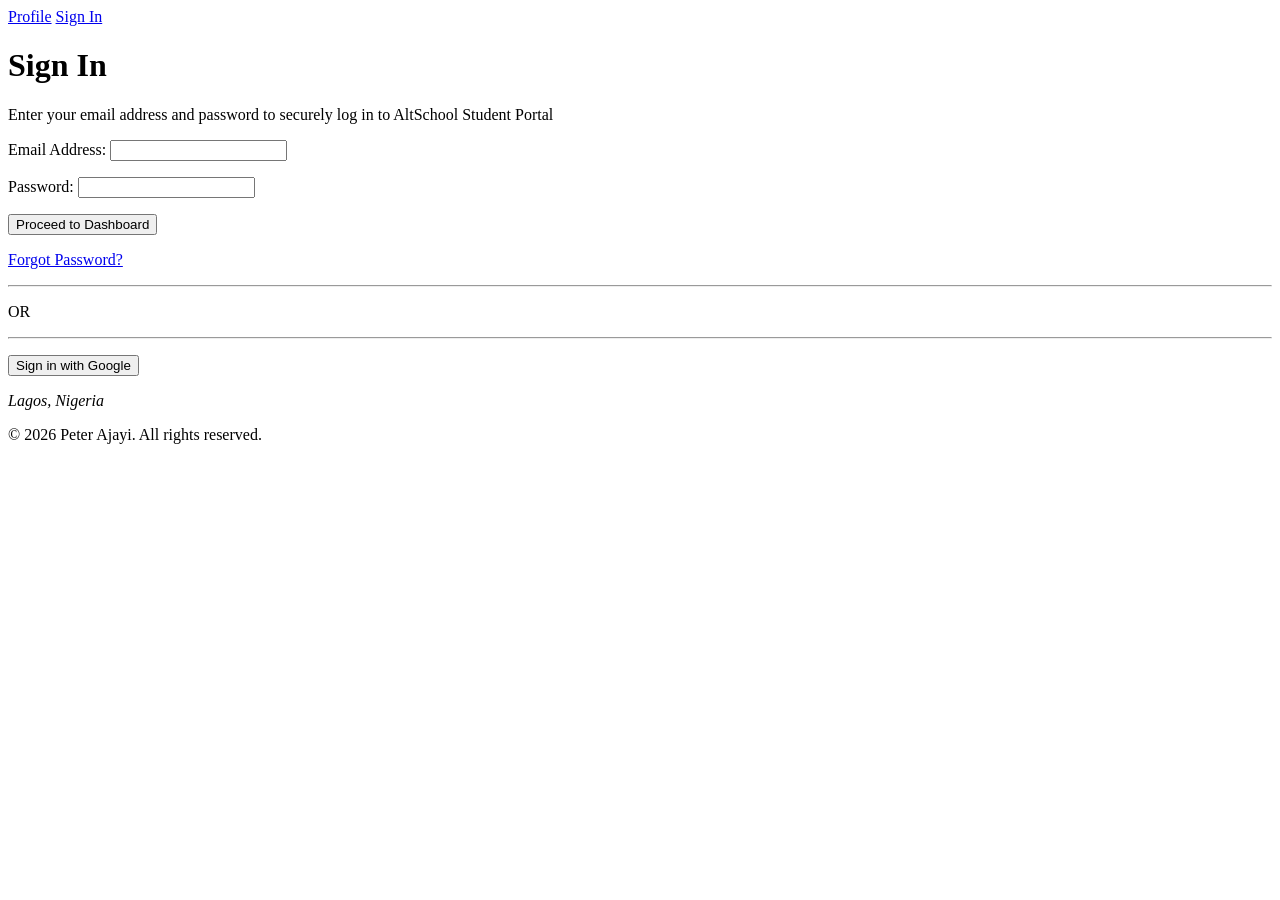
<file: school_of_engineering/fullstack_Ai/monthOne/assignmentOne/form.html>
<!DOCTYPE html>
<html lang="en">
    <head>
        <meta charset="UTF-8">
        <title>AltSchool - SignIn</title>
    </head>
    <body>
        <nav>
            <a href="index.html">Profile</a>
            <a href="form.html">Sign In</a>
        </nav>

        <h1>Sign In</h1>
        <p>Enter your email address and password to securely log in to AltSchool Student Portal</p>

        <form>
            <p>
                <label for="user-email">Email Address:</label>
                <input type="email" id="user-email" name="email">
            </p>
            <p>
                <label for="password">Password:</label>
                <input type="password" id="password" name="password">
            </p>
            <p>
                <button type="submit">Proceed to Dashboard</button>
            </p>
             <p>
                <a href="#">Forgot Password?</a>
            </p>
        </form>
        <hr>
        <p>OR</p>
        <hr>
        <p>
            <button type="button">Sign in with Google</button>
        </p>

        <footer>
            <address>
                Lagos, Nigeria 
            </address>
            <p>&copy; 2026 Peter Ajayi. All rights reserved.</p>
        </footer>

    </body>

</html>
</file>
<file: school_of_engineering/fullstack_Ai/monthThree/firstSemsterProject/styles.css>
/* base layout */
*,
*::before,
*::after {
    box-sizing: border-box;
}

html {
    scroll-behavior: smooth;
}

body {
    margin: 0;
    font-family: "DM Sans";
    font-size: 18px;
    font-style: normal;
    line-height: 27px;
    letter-spacing: 0;
}

img {
    display: block;
    max-width: 100%;
    height: auto;
}

a {
    color: inherit;
}

ul {
    margin: 0;
    padding: 0;
    list-style: none;
}

.container {
    width: 100%;
    max-width: 1200px;
    margin-inline: auto;
    padding-inline: 24px;
}

/* header */

.site-header {
    background-color: #ffffff;
    border-bottom: 1px solid #D0D0D0; 
    height: 98px;
    display: flex;
    align-items: center;
    box-sizing: border-box;
}

.site-header .container {
    max-width: 1440px;
    padding-inline: clamp(24px, 5vw, 72px);
    height: 100%;
}

.header-inner {
    display: flex;
    align-items: center;
    justify-content: space-between;
    gap: clamp(24px, 6vw, 174px); 
    height: 100%;
}

.brand-logo {
    font-weight: 700;
    font-size: 48px;
    line-height: 72px;
    text-decoration: none;
    color: #543EE0; 
    display: inline-flex;
    align-items: center;
}

.primary-nav {
    margin-left: auto;
}

.nav-list {
    display: flex;
    align-items: center;
    gap: 24px; 
}

.nav-list a {
    font-weight: 700;
    font-size: 16px;
    line-height: 24px;
    text-decoration: none;
    color: #111111;
    transition: color 0.2s ease;
}

.nav-list a:hover,
.nav-list a:focus-visible {
    color: #543EE0;
}

.header-actions {
    display: flex;
    align-items: center;
    gap: 24px; 
}

.btn {
    display: inline-flex;
    align-items: center;
    justify-content: center;
    padding: 12px 24px;
    border-radius: 8px;
    font-size: 16px;
    font-weight: 500;
    text-decoration: none;
    transition: background-color 0.2s ease, border-color 0.2s ease, color 0.2s ease;
}

.header-actions .btn {
    box-sizing: border-box;
    width: 157px;
    height: 56px;
    padding: 8px 16px;
    font-weight: 700;
    font-size: 18px;
    line-height: 27px;
}

.btn-secondary {
    background-color: #ffffff;
    color: #111111; 
    border: 1px solid #543EE0; 
}

.btn-secondary:hover,
.btn-secondary:focus-visible {
    background-color: rgba(84, 62, 224, 0.05);
}

.btn-primary {
    background-color: #543EE0; 
    color: #ffffff;
    border: 1px solid #543EE0;
}

.btn-primary:hover,
.btn-primary:focus-visible {
    background-color: #4330b8;
    border-color: #4330b8;
}

@media (max-width: 992px) {
    .site-header {
        height: auto;
        min-height: 72px;
        padding-block: 12px;
    }

    .site-header .container {
        padding-inline: 24px;
    }

    .site-header .brand-logo {
        font-size: clamp(28px, 5vw, 40px);
        line-height: 1.2;
    }

    .header-inner {
        gap: 16px;
        flex-wrap: wrap;
    }

    .primary-nav {
        margin-left: 0;
    }

    .header-actions .btn {
        width: auto;
        height: 48px;
        padding: 8px 20px;
        font-size: 16px;
    }
}

/* hero */
.hero {
    position: relative;
    height: 765px;
    min-height: 765px;
    display: flex;
    align-items: center;
    overflow: hidden;
    isolation: isolate;
    background-color: #111111;
}

.hero-media {
    position: absolute;
    inset: 0;
    z-index: 0;
}

.hero-bg-image {
    width: 100%;
    height: 100%;
    object-fit: cover;
}

.hero-media::after {
    content: "";
    position: absolute;
    inset: 0;
    background-color: rgba(0, 0, 0, 0.55);
}

.hero-content {
    position: relative;
    z-index: 2;
    max-width: 984px;
    width: 100%;
    margin-inline: auto;
    color: #ffffff;
}

.hero-content h1 {
    max-width: 984px;
    margin: 0 0 24px;
    font-weight: 700;
    font-size: clamp(32px, 3.5vw, 48px);
    line-height: 72px;
    color: #FFFFFF;
}

.hero-subtitle {
    max-width: 740px;
    margin: 0 0 36px;
    font-weight: 500;
    font-size: 24px;
    line-height: 36px;
    color: #FFFFFF;
}

.hero-content .btn {
    box-sizing: border-box;
    width: 157px;
    height: 56px;
    padding: 8px 16px;
    font-weight: 700;
    font-size: 18px;
    line-height: 27px;
}

@media (max-width: 900px) {
    .hero {
        height: auto;
        min-height: 540px;
        padding-block: 80px;
    }

    .hero-content h1 {
        line-height: 48px;
    }

    .hero-subtitle {
        font-size: 18px;
        line-height: 28px;
    }
}


/* about */

.about-section {
    padding-block: 80px;
    background-color: #ffffff;
}

.about-container {
    width: 100%;
    max-width: 1318px; 
    margin-inline: auto;
    padding-inline: 24px;
}

.about-row {
    display: flex;
    align-items: flex-start;
    justify-content: space-between;
    gap: 84px; 
}

.about-text {
    flex: 1 1 0;
    max-width: 686px;
    display: flex;
    flex-direction: column;
    gap: 34px; 
}

.about-text h2 {
    margin: 0;
    font-weight: 700;
    font-size: clamp(32px, 3.5vw, 48px);
    line-height: 72px;
    color: #111111; 
}

.about-text p {
    margin: 0;
    max-width: 686px;
    font-weight: 400;
    font-size: 18px;
    line-height: 27px;
    color: #111111; 
}

.about-img,
.about-image {
    width: 500px;
    height: 404px;
    object-fit: cover;
    border-radius: 8px;
    flex-shrink: 0;
}

@media (max-width: 900px) {
  .about-row {
    flex-direction: column;
    gap: 40px;
  }

  .about-text {
    max-width: 100%;
    gap: 20px;
  }

  .about-text h2 {
    line-height: 44px;
  }

  .about-img,
  .about-image {
    width: 100%;
    max-width: 500px;
    height: auto;
    aspect-ratio: 500 / 404;
  }
}

/* features */

.features-section {
  padding-block: 80px;
  background-color: #ffffff;
}

.features-section .container {
  max-width: 1088px; 
}

.features-section h2 {
  max-width: 601px;
  margin: 0 auto 24px;
  text-align: center;
  font-weight: 700;
  font-size: clamp(32px, 3.5vw, 48px);
  line-height: 72px;
  color: #111111; 
}

.section-intro {
  max-width: 1040px;
  margin: 0 auto 54px;
  text-align: start;
  font-weight: 400;
  font-size: 18px;
  line-height: 27px;
  color: #111111; 
}

.features-grid {
  display: flex;
  justify-content: center;
  flex-wrap: wrap;
  gap: 48px;
  max-width: 1014px;
  margin-inline: auto;
}

.feature-card {
  box-sizing: border-box;
  display: flex;
  flex-direction: column;
  align-items: flex-start;
  padding: 15px 18px;
  gap: 12px;
  width: 306px;
  min-height: 324px;
  border: 1px solid #D0D0D0; 
  border-radius: 8px;
  background-color: #ffffff;
}

.feature-icon {
  width: 92px;
  height: 88px;
  display: flex;
  align-items: center;
  justify-content: center;
  flex-shrink: 0;
}

.feature-icon img {
  width: 92px;
  height: 88px;
  display: block;
}

.feature-card h3 {
  margin: 0;
  font-family: 'DM Sans', sans-serif;
  font-weight: 500;
  font-size: 24px;
  line-height: 36px;
  color: #111111; 
}

.feature-card p {
  margin: 0;
  font-family: 'DM Sans', sans-serif;
  font-weight: 400;
  font-size: 18px;
  line-height: 27px;
  color: #626262; 
}

@media (max-width: 900px) {
  .features-section h2 {
    line-height: 44px;
  }

  .features-grid {
    gap: 24px;
  }

  .feature-card {
    width: 100%;
    max-width: 340px;
    height: auto;
    min-height: auto;
  }
}

/* testimonals */

.testimonial-section {
  min-height: 492px;
  padding-block: 60px;
  background-color: rgba(255, 237, 204, 0.5); 
  display: flex;
  align-items: center;
}

.testimonial-section .container {
  max-width: 1440px;
  padding-inline: clamp(24px, 5.5vw, 84px);
}

.testimonial-card {
  display: flex;
  align-items: center;
  gap: 56px; 
  width: 100%;
}

.testimonial-card img,
.testimonial-avatar {
  width: 300px;
  height: 292px;
  border-radius: 50%;
  object-fit: cover;
  flex-shrink: 0;
}

.testimonial-body {
  max-width: 924px;
  display: flex;
  flex-direction: column;
  align-items: flex-start;
}

.testimonial-body blockquote {
  margin: 0 0 48px; 
}

.testimonial-body blockquote p {
  margin: 0;
  max-width: 924px;
  font-weight: 400;
  font-size: 18px;
  line-height: 27px;
  color: #111111; 
}

.testimonial-author {
  display: flex;
  flex-wrap: nowrap;
  align-items: baseline;
  gap: 8px;
  margin: 0 0 24px; 
  font-style: normal;
}

.testimonial-author strong {
  font-weight: 500;
  font-size: 24px;
  line-height: 36px;
  color: #111111;
}

.testimonial-author span {
  font-weight: 500;
  font-size: 18px;
  line-height: 27px;
  color: #111111;
}

.testimonial-body .btn {
  box-sizing: border-box;
  width: 157px;
  height: 56px;
  padding: 8px 16px;
  font-weight: 700;
  font-size: 18px;
  line-height: 27px;
  border-radius: 8px;
}

/* Closing Section (3 Portraits Cluster + CTA) */
.closing-cta {
  padding-block: 80px;
  background-color: #ffffff;
}

.closing-cta .container {
  max-width: 1175px; 
}

.closing-grid {
  display: flex;
  align-items: flex-start;
  justify-content: space-between;
  gap: 120px; 
}

.community-avatars {
  position: relative;
  width: 352px; 
  height: 412px;
  flex-shrink: 0;
}

.avatar-circle {
  position: absolute;
  width: 154px;
  height: 158px;
  border-radius: 50%;
  object-fit: cover;
}

.avatar-1 {
  top: 0;
  left: 0;
}

.avatar-2 {
  top: 127px;
  left: 198px; 
}

.avatar-3 {
  top: 254px; 
  left: 0;
}

.closing-content {
  max-width: 655px; 
  display: flex;
  flex-direction: column;
  align-items: flex-start;
}

.closing-content h2 {
  margin: 0 0 24px; 
  max-width: 655px;
  font-weight: 700;
  font-size: clamp(32px, 3.5vw, 48px);
  line-height: 72px;
  color: #111111; 
}

.closing-content p {
  margin: 0 0 32px; 
  max-width: 594px;
  font-weight: 400;
  font-size: 18px;
  line-height: 27px;
  color: #111111; 
}

.closing-content .btn {
  box-sizing: border-box;
  width: 157px;
  height: 56px;
  padding: 8px 16px;
  font-weight: 700;
  font-size: 18px;
  line-height: 27px;
  border-radius: 8px;
}

@media (max-width: 900px) {
  .testimonial-card {
    flex-direction: column;
    align-items: flex-start;
    gap: 32px;
  }

  .testimonial-card img,
  .testimonial-avatar {
    width: 180px;
    height: 180px;
  }

  .testimonial-author {
    flex-wrap: wrap;
    font-size: 20px;
    line-height: 30px;
  }

  .closing-grid {
    flex-direction: column;
    align-items: center;
    gap: 48px;
  }

  .closing-content h2 {
    line-height: 44px;
  }
}

/* footer */

.site-footer {
  width: 100%;
  min-height: 402px;
  padding-block: 60px 80px; 
  background: rgba(255, 237, 204, 0.5); 
}

.site-footer .container {
  max-width: 1440px;
  padding-inline: 80px;
}

.footer-grid {
  display: flex;
  align-items: flex-start;
  gap: clamp(40px, 12vw, 218px);
}

.footer-brand .brand-logo {
  display: inline-block;
  margin-top: 12px; 
  font-style: normal;
  font-weight: 700;
  font-size: 48px;
  line-height: 72px;
  color: #543EE0;
  text-decoration: none;
}

.footer-columns {
  display: flex;
  flex-wrap: wrap;
  gap: clamp(32px, 8vw, 180px);
}

.footer-columns h3 {
  margin: 0 0 28px; 
  font-style: normal;
  font-weight: 500;
  font-size: 24px;
  line-height: 36px;
  color: #111111;
}

.footer-columns ul {
  list-style: none;
  margin: 0;
  padding: 0;
}

.footer-columns li + li {
  margin-top: 16px; 
}

.footer-columns a {
  font-style: normal;
  font-weight: 400;
  font-size: 18px;
  line-height: 27px;
  color: #111111;
  text-decoration: none;
  transition: color 0.2s ease;
}

.footer-columns a:hover,
.footer-columns a:focus-visible {
  color: #543EE0;
}

@media (max-width: 992px) {
  .site-footer {
    padding-block: 48px;
    min-height: auto;
  }

  .site-footer .container {
    padding-inline: 24px;
  }

  .footer-grid {
    flex-direction: column;
    gap: 40px;
  }

  .footer-columns {
    gap: 40px;
  }
}

/* return to top button */
@keyframes showBackToTop {
  from {
    opacity: 0;
    visibility: hidden;
    pointer-events: none;
    transform: translateY(16px) scale(0.9);
  }
  to {
    opacity: 1;
    visibility: visible;
    pointer-events: auto;
    transform: translateY(0) scale(1);
  }
}

.back-to-top {
  position: fixed;
  bottom: 32px;
  right: 32px;
  width: 48px;
  height: 48px;
  border-radius: 50%;
  background-color: #543EE0;
  color: #ffffff;
  display: flex;
  align-items: center;
  justify-content: center;
  text-decoration: none;
  box-shadow: 0 4px 14px rgba(84, 62, 224, 0.4);
  z-index: 999;
  transition: background-color 0.25s ease, transform 0.25s ease, box-shadow 0.25s ease;

  
  animation: showBackToTop linear both;
  animation-timeline: scroll(root block);
  animation-range: 1100px 1450px;
}

.back-to-top:hover,
.back-to-top:focus-visible {
  background-color: #4330b8;
  transform: translateY(-4px);
  box-shadow: 0 6px 18px rgba(84, 62, 224, 0.5);
  color: #ffffff;
  outline: none;
}

@supports not (animation-timeline: scroll()) {
  .back-to-top {
    opacity: 1;
    visibility: visible;
    pointer-events: auto;
    transform: none;
  }
}

@media (max-width: 600px) {
  .back-to-top {
    bottom: 20px;
    right: 20px;
    width: 42px;
    height: 42px;
  }
}
</file>
<file: school_of_engineering/fullstack_Ai/monthTwo/Assessment/scissors-landing-page/style.css>
/* Gilroy Font Faces */
@font-face {
    font-family: 'Gilroy';
    src: url('assets/fonts/Gilroy-Regular.ttf') format('truetype');
    font-weight: 400;
    font-style: normal;
    font-display: swap;
}

@font-face {
    font-family: 'Gilroy';
    src: url('assets/fonts/Gilroy-Medium.ttf') format('truetype');
    font-weight: 500;
    font-style: normal;
    font-display: swap;
}

@font-face {
    font-family: 'Gilroy';
    src: url('assets/fonts/Gilroy-SemiBold.ttf') format('truetype');
    font-weight: 600;
    font-style: normal;
    font-display: swap;
}

@font-face {
    font-family: 'Gilroy';
    src: url('assets/fonts/Gilroy-Bold.ttf') format('truetype');
    font-weight: 700;
    font-style: normal;
    font-display: swap;
}

/* Base */
html {
    scroll-behavior: smooth;
}

@media (prefers-reduced-motion: reduce) {
    html {
        scroll-behavior: auto;
    }
}

*,
*::before,
*::after {
    margin: 0;
    padding: 0;
    box-sizing: border-box;
}

:root {
    --primary-300: #0065FE;
    --primary-400: #005AE2;
    --text-main: #141414;
    --neutral-white: #FFFFFF;
    --neutral-gray-bg: #F8F7F7;
    --vector-bg: #E2E9F0;
    --font-family: 'Gilroy', -apple-system, BlinkMacSystemFont, 'Segoe UI', Roboto, sans-serif;
}

body {
    font-family: var(--font-family);
    color: var(--text-main);
    background-color: var(--neutral-white);
    line-height: 1.5;
    -webkit-font-smoothing: antialiased;
    overflow-x: hidden;
}

a {
    text-decoration: none;
    color: inherit;
    transition: opacity 0.2s ease, color 0.2s ease;
}

/* Hero Section Container */
.hero-section {
    position: relative;
    width: 100%;
    min-height: 1024px;
    background: var(--neutral-white);
    overflow: hidden;
    display: flex;
    flex-direction: column;
    align-items: center;
}

/* Aurora Glow Backgrounds */
.aurora-container {
    position: absolute;
    width: 100%;
    max-width: 1200px;
    height: 405px;
    top: 0;
    left: 50%;
    transform: translateX(-50%);
    pointer-events: none;
    z-index: 0;
}

.aurora-glow {
    position: absolute;
    border-radius: 50%;
    filter: blur(120px);
    opacity: 0.25;
}

.aurora-red {
    width: 200px;
    height: 215px;
    left: 15%;
    top: 0;
    background: #D60505;
}

.aurora-green {
    width: 200px;
    height: 215px;
    left: 40%;
    top: 12px;
    background: #067808;
}

.aurora-yellow {
    width: 270px;
    height: 290px;
    right: 10%;
    top: 112px;
    background: #EAC81F;
}

/* Navbar */
.navbar {
    position: relative;
    z-index: 10;
    width: 100%;
    max-width: 1150px;
    height: 44px;
    margin-top: 24px;
    padding: 0 20px;
    display: flex;
    justify-content: space-between;
    align-items: center;
}

/* Logo */
.logo {
    display: flex;
    align-items: center;
    gap: 8px;
}

.header-logo-img {
    width: 24px;
    height: 24px;
    object-fit: contain;
    display: block;
}

.logo-divider {
    width: 1px;
    height: 24px;
    background-color: var(--primary-300);
}

.logo-text {
    font-size: 24px;
    font-weight: 700;
    color: var(--primary-300);
    letter-spacing: -0.5px;
}

/* Navigation Links */
.nav-links ul {
    list-style: none;
    display: flex;
    align-items: center;
    gap: 40px;
}

.nav-links a {
    font-size: 18px;
    font-weight: 500;
    color: var(--text-main);
}

.nav-links a.active {
    color: var(--primary-300);
}

.nav-links a:hover {
    color: var(--primary-300);
}

.has-dropdown {
    display: inline-flex;
    align-items: center;
    gap: 6px;
}

.chevron-icon {
    transition: transform 0.2s ease;
}

.has-dropdown:hover .chevron-icon {
    transform: translateY(2px);
}

/* Auth Buttons */
.auth-buttons {
    display: flex;
    align-items: center;
    gap: 24px;
}

.login-btn {
    font-size: 16px;
    font-weight: 600;
    color: var(--primary-300);
}

.login-btn:hover {
    opacity: 0.85;
}

/* Buttons */
.btn {
    display: inline-flex;
    justify-content: center;
    align-items: center;
    padding: 12px 24px;
    border-radius: 100px;
    font-size: 16px;
    font-weight: 600;
    cursor: pointer;
    transition: all 0.2s ease;
}

.primary-btn {
    background: var(--primary-300);
    color: var(--neutral-white);
}

.primary-btn:hover {
    background: var(--primary-400);
    box-shadow: 0 4px 14px rgba(0, 101, 254, 0.25);
}

.link-btn {
    font-size: 16px;
    font-weight: 600;
    color: var(--primary-300);
    padding: 12px 0;
}

.link-btn:hover {
    text-decoration: underline;
}

/* Hero Content */
.hero-content {
    position: relative;
    z-index: 10;
    max-width: 948px;
    width: 100%;
    margin-top: 80px;
    padding: 0 20px;
    display: flex;
    flex-direction: column;
    align-items: center;
    text-align: center;
    gap: 32px;
}

.hero-title {
    font-size: 48px;
    font-weight: 700;
    line-height: 1.35;
    color: var(--text-main);
    letter-spacing: -0.5px;
}

.highlight-text {
    position: relative;
    color: var(--primary-400);
    display: inline-block;
    white-space: nowrap;
}

.underline-vector {
    position: absolute;
    bottom: -10px;
    left: 70px;
    width: 173.63px;
    height: auto;
    pointer-events: none;
    display: block;
}

.hero-description {
    max-width: 781px;
    font-size: 18px;
    font-weight: 500;
    line-height: 28px;
    color: var(--text-main);
}

.hero-actions {
    display: flex;
    align-items: center;
    gap: 56px;
}

/* Hero Visual Card */
.hero-visual-wrapper {
    position: relative;
    z-index: 10;
    width: 100%;
    display: flex;
    flex-direction: column;
    align-items: center;
    margin-top: 64px;
}

/* Decorative Back Vector Spectrum (Vector 2 in Figma) */
.hero-spectrum-bg {
    position: absolute;
    width: 238.55px;
    height: 251.2px;
    top: -18px;
    left: calc(45% - 330px);
    z-index: 1;
    pointer-events: none;
    display: block;
    transform: rotate(353.82deg);
}

/* Glassmorphism Card (Frame 29546) */
.glass-card {
    position: relative;
    z-index: 2;
    width: 100%;
    max-width: 768px;
    height: 224px;
    padding: 40px 60px;
    background: rgba(254, 254, 254, 0.1);
    border: 0.5px solid var(--primary-400);
    backdrop-filter: blur(212px);
    -webkit-backdrop-filter: blur(212px);
    border-radius: 24px;
    box-shadow: 0 10px 30px rgba(0, 90, 226, 0.05);
    display: flex;
    flex-direction: column;
    align-items: center;
    gap: 16px;
}

.card-links-img {
    width: 100%;
    max-width: 384px;
    height: 80px;
    object-fit: contain;
    display: block;
    align-self: flex-start;
}

.glass-card-caption {
    font-size: 16px;
    font-weight: 400;
    line-height: 24px;
    text-align: center;
    color: var(--text-main);
    max-width: 648px;
    height: 48px;

}

/* Pedestal / Ground Shadow (Group 3 in Figma) */
.hero-pedestal {
    position: relative;
    width: 100%;
    height: 120px;
    margin-top: 40px;
    display: flex;
    justify-content: center;
    align-items: flex-end;
    background: linear-gradient(180deg, rgba(255, 255, 255, 0) 0%, var(--neutral-gray-bg) 100%);
}

.pedestal-ellipse {
    width: 956px;
    max-width: 90%;
    height: 49px;
    background: linear-gradient(180deg, rgba(226, 233, 240, 0.7) 10.68%, rgba(220, 228, 235, 0.7) 44.01%, rgba(226, 233, 240, 0) 100%);
    filter: drop-shadow(0px 8px 16px rgba(18, 36, 89, 0.2));
    border-radius: 50%;
}

/* Possibilities Section */
.stats-section {
    width: 100%;
    background-color: #F9FBFD;
    padding: 60px 24px;
    display: flex;
    justify-content: center;
    border-bottom: 1px solid rgba(0, 0, 0, 0.03);
}

.highlight-possibilities{
    color: #005AE2;
}

.stats-container {
    width: 100%;
    max-width: 1150px;
    display: flex;
    justify-content: space-between;
    align-items: center;
    gap: 60px;
}

.stats-heading h2 {
    font-size: 40px;
    font-weight: 700;
    line-height: 1.2;
    color: var(--text-main);
    letter-spacing: -0.5px;
}

.stats-grid {
    display: flex;
    align-items: flex-start;
    gap: 56px;
}

.stat-item {
    display: flex;
    flex-direction: column;
    gap: 4px;
    min-width: 100px;
}

.stat-number {
    font-size: 32px;
    font-weight: 600;
    line-height: 40px;
    color: var(--text-main);
}

.stat-label {
    font-size: 16px;
    font-weight: 500;
    line-height: 24px;
    color: var(--text-main);
    max-width: 150px;
}

/* Why Choose Scissors Section */
.why-section {
    width: 100%;
    height: 950px;
    background-color: var(--neutral-white);
    padding: 100px 24px;
    display: flex;
    justify-content: center;
}

.why-container {
    width: 100%;
    max-width: 1200px;
    height: 650px;
    display: flex;
    justify-content: space-between;
    align-items: flex-start;
    gap: 80px;
}

/* Left Column */
.why-intro {
    max-width: 398.1px;
    height: 48px;
    display: flex;
    flex-direction: column;
    gap: 16px;
    position: sticky;
    top: 40px;
}

.why-title-wrapper {
    display: flex;
    align-items: center;
    gap: 16px;
}

.accent-line {
    width: 4px;
    height: 48px;
    background: linear-gradient(180deg, var(--primary-300) 0%, var(--primary-400) 100%);
    border-radius: 4px;
    flex-shrink: 0;
}

.why-title-wrapper h2 {
    font-size: 40px;
    font-weight: 700;
    line-height: 1.15;
    color: var(--text-main);
    letter-spacing: -0.5px;
}

.why-description {
    font-size: 16px;
    font-weight: 400;
    line-height: 28px;
    width: 370px;
    height: 192px;
    margin-left: auto;
    color: var(--text-main);
}

/* Right Features Grid */
.features-grid {
    display: grid;
    grid-template-columns: repeat(2, minmax(280px, 340px));
    gap: 56px 40px;
}

.feature-card {
    display: flex;
    flex-direction: column;
    align-items: flex-start;
    gap: 16px;
}

.feature-icon-bubble {
    width: 56px;
    height: 56px;
    border-radius: 50%;
    background: rgba(50, 132, 255, 0.13);
    display: flex;
    align-items: center;
    justify-content: center;
    margin-bottom: 8px;
    transition: transform 0.2s ease, background-color 0.2s ease;
}

.feature-card:hover .feature-icon-bubble {
    transform: scale(1.08);
    background: rgba(50, 132, 255, 0.2);
}

.feature-card h3 {
    font-size: 28px;
    font-weight: 600;
    line-height: 1.2;
    color: var(--text-main);
}

.feature-card p {
    font-size: 16px;
    font-weight: 400;
    line-height: 24px;
    color: var(--text-main);
}

/* Pricing Section */
.pricing-section {
    width: 100%;
    background-color: var(--neutral-white);
    padding: 80px 24px 120px;
    display: flex;
    flex-direction: column;
    align-items: center;
    gap: 64px;
}

.pricing-header {
    display: flex;
    flex-direction: column;
    align-items: center;
    text-align: center;
    gap: 12px;
    max-width: 580px;
}

.pricing-title-wrapper {
    display: flex;
    align-items: center;
    gap: 16px;
}

.pricing-title-wrapper h2 {
    font-size: 40px;
    font-weight: 700;
    line-height: 1.2;
    color: var(--text-main);
    letter-spacing: -0.5px;
}

.pricing-subtitle {
    font-size: 16px;
    font-weight: 400;
    line-height: 24px;
    color: var(--text-main);
}

/* Pricing Cards Layout */
.pricing-cards-container {
    width: 100%;
    max-width: 1200px;
    display: flex;
    justify-content: center;
    align-items: center;
    gap: 0;
}

.pricing-card {
    box-sizing: border-box;
    display: flex;
    flex-direction: column;
    border-radius: 12px;
    transition: transform 0.25s ease, box-shadow 0.25s ease;
}

/* Basic and Teams Cards */
.card-basic,
.card-teams {
    width: 379px;
    min-height: 480px;
    background: #FFFFFF;
    border: 0.4px solid var(--primary-400);
    box-shadow: 0px 4px 8px rgba(0, 0, 0, 0.05);
    padding: 32px 40px;
    z-index: 1;
}

.card-basic {
    border-top-right-radius: 0;
    border-bottom-right-radius: 0;
}

.card-teams {
    border-top-left-radius: 0;
    border-bottom-left-radius: 0;
}

/* Professional Card (Featured / Highlighted) */
.card-pro.featured {
    width: 410px;
    min-height: 627px;
    background: linear-gradient(180deg, #1E3448 99.99%, rgba(30, 52, 72, 0) 100%);
    box-shadow: 0px 10px 30px rgba(0, 0, 0, 0.15);
    padding: 60px 48px;
    color: var(--neutral-white);
    z-index: 2;
    transform: scale(1.02);
}

.plan-name {
    font-size: 24px;
    font-weight: 500;
    line-height: 32px;
    margin-bottom: 24px;
}

.plan-pricing {
    display: flex;
    flex-direction: column;
    gap: 8px;
    margin-bottom: 32px;
}

.plan-price {
    font-size: 40px;
    font-weight: 700;
    line-height: 48px;
}

.plan-target {
    font-size: 18px;
    font-weight: 400;
    line-height: 28px;
}

.plan-features {
    list-style: none;
    display: flex;
    flex-direction: column;
    gap: 20px;
}

.plan-features li {
    display: flex;
    align-items: center;
    gap: 12px;
    font-size: 14px;
    font-weight: 500;
    line-height: 24px;
}

.check-icon {
    flex-shrink: 0;
}

/* Pricing Bottom Actions */
.pricing-actions {
    display: flex;
    align-items: center;
    justify-content: center;
    gap: 16px;
    margin-top: 16px;
}

.btn-outline {
    background: transparent;
    border: 1px solid var(--primary-300);
    color: var(--primary-300);
    min-width: 200px;
    height: 48px;
}

.btn-outline:hover {
    background: rgba(0, 101, 254, 0.05);
}

.pricing-actions .primary-btn {
    min-width: 200px;
    height: 48px;
}

/* Trim URL Form Section */
.trim-section {
    position: relative;
    width: 100%;
    min-height: 523px;
    background: linear-gradient(180deg, #1E3448 99.99%, rgba(30, 52, 72, 0) 100%);
    display: flex;
    justify-content: center;
    align-items: center;
    padding: 80px 24px;
    overflow: hidden;
}

/* Waves */
.trim-wave-left {
    position: absolute;
    left: -85px;
    top: 0;
    height: 523px;
    width: auto;
    pointer-events: none;
    z-index: 1;
}

.trim-wave-right {
    position: absolute;
    right: 0;
    bottom: 0;
    height: 90%;
    width: auto;
    pointer-events: none;
    z-index: 1;
}

/* Trim Form Card */
.trim-card {
    position: relative;
    z-index: 2;
    width: 100%;
    max-width: 476px;
    background: var(--neutral-white);
    border-radius: 12px;
    padding: 42px;
    box-shadow: 0 16px 48px rgba(0, 0, 0, 0.25);
}

.trim-form {
    display: flex;
    flex-direction: column;
    gap: 24px;
}

.form-group {
    width: 100%;
}

.form-control {
    width: 100%;
    height: 48px;
    border: 1px solid #3284FF;
    border-radius: 12px;
    padding: 0 16px;
    font-family: inherit;
    font-size: 14px;
    color: var(--text-main);
    background-color: var(--neutral-white);
    outline: none;
    transition: border-color 0.2s ease, box-shadow 0.2s ease;
}

.form-control::placeholder {
    color: #3284FF;
    font-size: 12px;
    font-weight: 500;
}

.form-control:focus {
    border-color: #005AE2;
    box-shadow: 0 0 0 3px rgba(50, 132, 255, 0.15);
}

.form-row {
    display: flex;
    gap: 12px;
}

.select-group {
    position: relative;
    flex: 1.1;
}

.alias-group {
    flex: 0.9;
}

.form-select {
    appearance: none;
    -webkit-appearance: none;
    cursor: pointer;
    color: #3284FF;
    font-size: 14px;
    padding-right: 36px;
}

.select-chevron {
    position: absolute;
    right: 14px;
    top: 50%;
    transform: translateY(-50%);
    pointer-events: none;
}

/* Trim Button */
.btn-trim {
    width: 100%;
    height: 48px;
    background: var(--primary-400);
    border: none;
    border-radius: 100px;
    color: var(--neutral-white);
    font-size: 14px;
    font-weight: 600;
    cursor: pointer;
    display: flex;
    align-items: center;
    justify-content: center;
    gap: 10px;
    transition: background 0.2s ease, box-shadow 0.2s ease;
}

.btn-trim:hover {
    background: #004ecc;
    box-shadow: 0 4px 14px rgba(0, 90, 226, 0.35);
}

.magic-wand-img {
    width: 16px;
    height: 16px;
    object-fit: contain;
    flex-shrink: 0;
    display: block;
}

/* Disclaimer text */
.trim-disclaimer {
    font-size: 14px;
    line-height: 20px;
    color: #4991FF;
    font-weight: 500;
    margin: 0;
}

.trim-disclaimer a {
    color: #4991FF;
    text-decoration: underline;
}

.trim-disclaimer a:hover {
    color: var(--primary-400);
}

/* FAQs Section */
.faqs-section {
    position: relative;
    width: 100%;
    background-color: var(--neutral-white);
    padding: 100px 24px 120px;
    display: flex;
    justify-content: center;
    overflow: hidden;
}

/* Wave SVGs */
.faqs-wave-top-left {
    position: absolute;
    left: 0;
    top: 0;
    max-height: 860px;
    width: auto;
    pointer-events: none;
    z-index: 1;
}

.faqs-wave-bottom-right {
    position: absolute;
    right: 0;
    bottom: 0;
    max-height: 440px;
    width: auto;
    pointer-events: none;
    z-index: 1;
}

.faqs-container {
    position: relative;
    z-index: 2;
    width: 100%;
    max-width: 792px;
    display: flex;
    flex-direction: column;
    align-items: center;
    gap: 64px;
}

.faqs-header {
    display: flex;
    align-items: center;
    gap: 16px;
}

.faq-accent-line {
    width: 5px;
    height: 48px;
    display: block;
    flex-shrink: 0;
}

.faqs-header h2 {
    font-size: 40px;
    font-weight: 700;
    line-height: 1.2;
    color: var(--text-main);
    letter-spacing: -0.5px;
}

/* Accordion Styling */
.faqs-accordion {
    width: 100%;
    display: flex;
    flex-direction: column;
    gap: 32px;
}

.faq-item {
    width: 100%;
    border-bottom: 1px solid #D6D6D6;
    padding-bottom: 24px;
    transition: all 0.2s ease;
}

/* Hide default disclosure arrow */
.faq-question {
    display: flex;
    justify-content: space-between;
    align-items: center;
    cursor: pointer;
    list-style: none;
    font-size: 20px;
    font-weight: 500;
    line-height: 32px;
    color: var(--text-main);
    user-select: none;
    gap: 20px;
}

.faq-question::-webkit-details-marker {
    display: none;
}

.faq-question::marker {
    display: none;
}

/* Plus / Minus CSS Toggle Icon */
.faq-icon {
    position: relative;
    width: 24px;
    height: 24px;
    flex-shrink: 0;
    display: inline-flex;
    align-items: center;
    justify-content: center;
}

/* Horizontal line of plus / minus */
.faq-icon::before {
    content: '';
    position: absolute;
    width: 16px;
    height: 2px;
    background-color: var(--text-main);
    border-radius: 1px;
    transition: transform 0.25s ease;
}

/* Vertical line of plus */
.faq-icon::after {
    content: '';
    position: absolute;
    width: 2px;
    height: 16px;
    background-color: var(--text-main);
    border-radius: 1px;
    transition: transform 0.25s ease, opacity 0.25s ease;
}

/* When details is open: morph from + to - */
.faq-item[open] .faq-icon::after {
    transform: rotate(90deg);
    opacity: 0;
}

.faq-answer {
    padding-top: 16px;
}

.faq-answer p {
    font-size: 16px;
    font-weight: 400;
    line-height: 32px;
    color: var(--text-main);
}

/* Revolutionizing Link Optimization CTA Section */
.cta-section {
    position: relative;
    width: 100%;
    min-height: 299px;
    background: linear-gradient(180deg, #1E3448 99.99%, rgba(30, 52, 72, 0) 100%);
    display: flex;
    justify-content: center;
    align-items: center;
    padding: 72px 24px;
    overflow: hidden;
}

/* Wave SVGs */
.cta-waves-right {
    position: absolute;
    left: 0;
    top: 0;
    height: 80%;
    width: auto;
    pointer-events: none;
    z-index: 1;
}

.cta-waves-left {
    position: absolute;
    right: 0;
    bottom: 0;
    height: 80%;
    width: auto;
    pointer-events: none;
    z-index: 1;
}

.cta-content {
    position: relative;
    z-index: 2;
    display: flex;
    flex-direction: column;
    align-items: center;
    text-align: center;
    gap: 32px;
    max-width: 806px;
}

.cta-title {
    font-size: 40px;
    font-weight: 700;
    line-height: 48px;
    color: var(--neutral-white);
    letter-spacing: -0.5px;
}

.btn-cta {
    width: 200px;
    height: 48px;
    background: var(--primary-400);
    border-radius: 100px;
    color: var(--neutral-white);
    font-size: 16px;
    font-weight: 600;
    display: inline-flex;
    justify-content: center;
    align-items: center;
    box-shadow: 0 4px 14px rgba(0, 90, 226, 0.25);
    transition: background 0.2s ease, box-shadow 0.2s ease;
}

.btn-cta:hover {
    background: #004ecc;
    box-shadow: 0 6px 20px rgba(0, 90, 226, 0.4);
}

/* Footer Section */
.footer {
    position: relative;
    width: 100%;
    background-color: var(--neutral-white);
    padding: 95px 24px 40px;
    display: flex;
    flex-direction: column;
    align-items: center;
    overflow: hidden;
}

/* Ambient Glows */
.footer-glow-left-svg {
    position: absolute;
    left: 0;
    bottom: 0;
    height: 100%;
    max-height: 561px;
    width: auto;
    pointer-events: none;
    z-index: 1;
}

.footer-glow-right-svg {
    position: absolute;
    right: 0;
    bottom: 0;
    max-height: 380px;
    width: auto;
    pointer-events: none;
    z-index: 1;
}

.footer-container {
    position: relative;
    z-index: 2;
    width: 100%;
    max-width: 1200px;
    display: flex;
    justify-content: space-between;
    align-items: flex-start;
    gap: 64px;
}

/* Socials */
.footer-brand {
    display: flex;
    flex-direction: column;
    gap: 32px;
    min-width: 180px;
}

.dark-divider {
    background-color: var(--text-main);
}

.dark-text {
    color: var(--text-main);
}

.footer-logo-img {
    width: 24px;
    height: 24px;
    object-fit: contain;
    display: block;
}

.footer-socials {
    display: flex;
    align-items: center;
    gap: 24px;
}

.social-link {
    display: inline-flex;
    align-items: center;
    justify-content: center;
    transition: transform 0.2s ease;
}

.social-link img {
    width: 24px;
    height: 24px;
    object-fit: contain;
    display: block;
    transition: transform 0.2s ease, opacity 0.2s ease;
}

.social-link:hover img {
    transform: translateY(-2px) scale(1.1);
    opacity: 0.8;
}

/* Footer Navigation Grid (4 columns, 2 aligned rows) */
.footer-links-grid {
    display: grid;
    grid-template-columns: repeat(4, 1fr);
    grid-template-rows: auto auto;
    row-gap: 10px;
    column-gap: 32px;
    flex: 1;
    max-width: 860px;
}

.footer-group {
    display: flex;
    flex-direction: column;
    gap: 12px;
}

/* Row 2 headers (Resources, Features, Legal) on the same horizontal line */
.footer-group-why { grid-column: 1; grid-row: 1; }
.footer-group-solutions { grid-column: 2; grid-row: 1; }
.footer-group-products { grid-column: 3; grid-row: 1; }
.footer-group-company { grid-column: 4; grid-row: 1; }

.footer-group-resources { grid-column: 1; grid-row: 2; }
.footer-group-features { grid-column: 2; grid-row: 2; }
.footer-group-legal { grid-column: 3; grid-row: 2; }

.footer-heading {
    font-size: 16px;
    font-weight: 700;
    line-height: 24px;
    color: #071827;
}

.footer-list {
    list-style: none;
    display: flex;
    flex-direction: column;
    gap: 5px;
}

.footer-list a {
    font-size: 16px;
    font-weight: 500;
    line-height: 24px;
    color: #112232;
    transition: color 0.2s ease;
}

.footer-list a:hover {
    color: var(--primary-300);
}

/* Footer Bottom Bar */
.footer-bottom {
    position: relative;
    z-index: 2;
    width: 100%;
    max-width: 1200px;
    display: flex;
    justify-content: flex-end;
    align-items: center;
    margin-top: 64px;
    padding-top: 24px;
}

.footer-bottom-content {
    display: flex;
    align-items: center;
    gap: 12px;
    font-size: 14px;
    line-height: 20px;
    color: #112232;
}

.footer-bottom-content a {
    color: #112232;
    transition: color 0.2s ease;
}

.footer-bottom-content a:hover {
    color: var(--primary-300);
}

.bottom-separator {
    width: 1px;
    height: 12px;
    background-color: #112232;
}

.copyright-text {
    color: #112232;
}

/* ==========================================================================
   Responsive Queries
   ========================================================================== */
@media (max-width: 1024px) {
    .pricing-cards-container {
        flex-direction: column;
        gap: 32px;
    }

    .card-basic,
    .card-teams,
    .card-pro.featured {
        width: 100%;
        max-width: 480px;
        min-height: auto;
        border-radius: 12px;
        transform: none;
        padding: 40px;
    }
    .stats-container {
        flex-direction: column;
        align-items: flex-start;
        gap: 36px;
    }

    .stats-grid {
        flex-wrap: wrap;
        gap: 40px;
    }

    .why-container {
        flex-direction: column;
        gap: 48px;
    }

    .why-intro {
        max-width: 100%;
        position: static;
    }

    .footer-container {
        flex-direction: column;
        gap: 48px;
    }

    .footer-links-grid {
        width: 100%;
        max-width: 100%;
    }
}

@media (max-width: 992px) {
    .navbar {
        gap: 20px;
    }

    .nav-links ul {
        gap: 20px;
    }

    .hero-title {
        font-size: 38px;
    }

    .glass-card {
        max-width: 90%;
        padding: 30px;
    }
}

@media (max-width: 768px) {
    .nav-links {
        display: none;
    }

    .hero-title {
        font-size: 32px;
    }

    .hero-actions {
        flex-direction: column;
        gap: 16px;
    }

    .hero-spectrum-bg {
        display: none;
    }

    .card-links-img {
        max-width: 280px;
    }

    .glass-card {
        padding: 24px 16px;
    }

    .stats-grid {
        display: grid;
        grid-template-columns: repeat(2, 1fr);
        gap: 28px;
    }

    .features-grid {
        grid-template-columns: 1fr;
        gap: 40px;
    }

    .why-title-wrapper h2 {
        font-size: 32px;
    }

    .stats-heading h2 {
        font-size: 32px;
    }

    .trim-card {
        padding: 28px 20px;
    }

    .form-row {
        flex-direction: column;
    }

    .faqs-container {
        gap: 40px;
    }

    .faq-question {
        font-size: 18px;
        line-height: 28px;
    }

    .cta-title {
        font-size: 28px;
        line-height: 36px;
    }

    .footer-links-grid {
        grid-template-columns: repeat(2, 1fr);
        grid-template-rows: auto;
        row-gap: 36px;
        column-gap: 20px;
    }

    .footer-group-why,
    .footer-group-solutions,
    .footer-group-products,
    .footer-group-company,
    .footer-group-resources,
    .footer-group-features,
    .footer-group-legal {
        grid-column: auto;
        grid-row: auto;
    }

    .footer-bottom {
        justify-content: center;
        margin-top: 40px;
    }
}

@media (max-width: 480px) {
    .footer-links-grid {
        grid-template-columns: 1fr;
    }

    .footer-bottom-content {
        flex-wrap: wrap;
        justify-content: center;
    }
}

/* Return to Top Floating Button */
.return-to-top {
    position: fixed;
    bottom: 32px;
    right: 32px;
    width: 48px;
    height: 48px;
    background: var(--primary-300);
    color: var(--neutral-white);
    border-radius: 50%;
    display: flex;
    align-items: center;
    justify-content: center;
    box-shadow: 0 8px 24px rgba(0, 101, 254, 0.35);
    z-index: 9999;
    opacity: 0;
    visibility: hidden;
    transform: translateY(16px);
    transition: opacity 0.3s ease, visibility 0.3s ease, transform 0.3s ease, background 0.2s ease, box-shadow 0.2s ease;
    cursor: pointer;
    text-decoration: none;
}

.return-to-top.visible {
    opacity: 1;
    visibility: visible;
    transform: translateY(0);
}

.return-to-top:hover {
    background: var(--primary-400);
    color: var(--neutral-white);
    transform: translateY(-4px);
    box-shadow: 0 12px 28px rgba(0, 90, 226, 0.45);
}

.return-to-top:focus-visible {
    outline: 2px solid var(--primary-400);
    outline-offset: 3px;
}

@media (max-width: 768px) {
    .return-to-top {
        bottom: 20px;
        right: 20px;
        width: 42px;
        height: 42px;
    }
}
</file>
